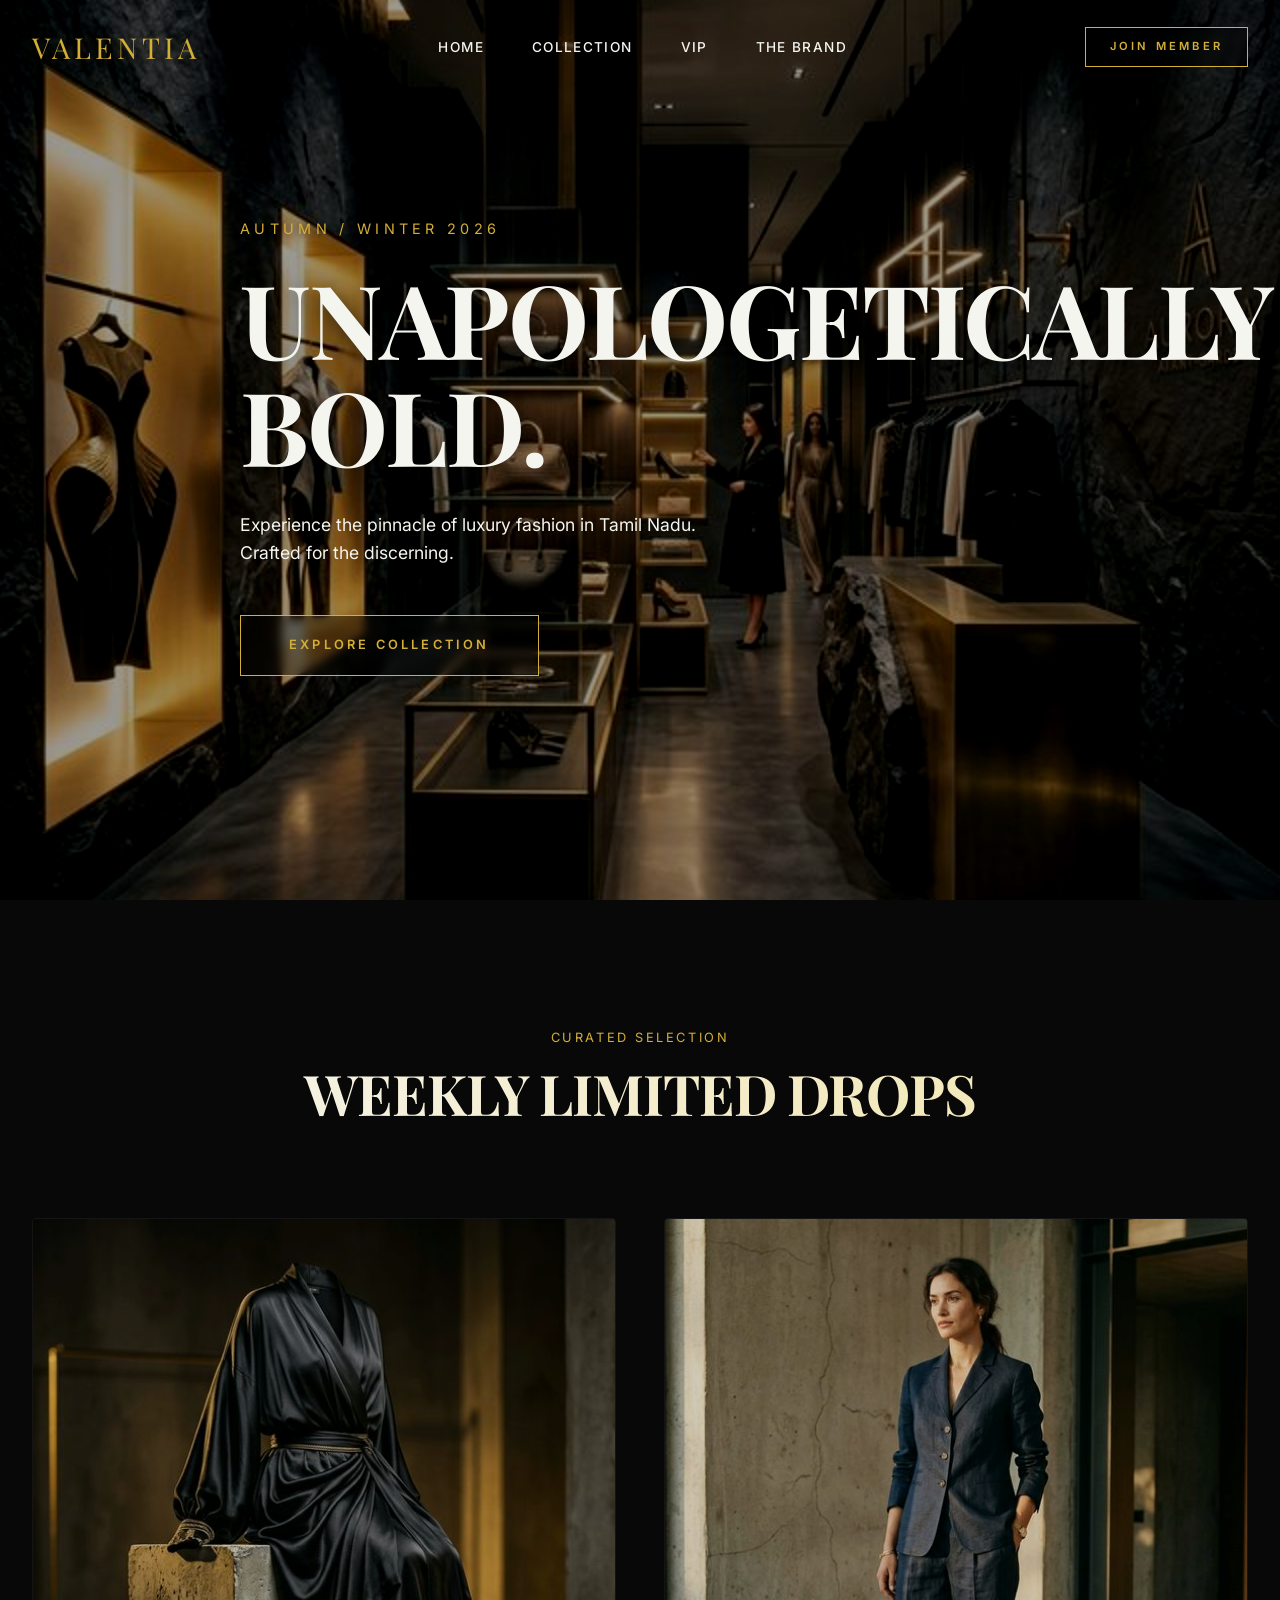
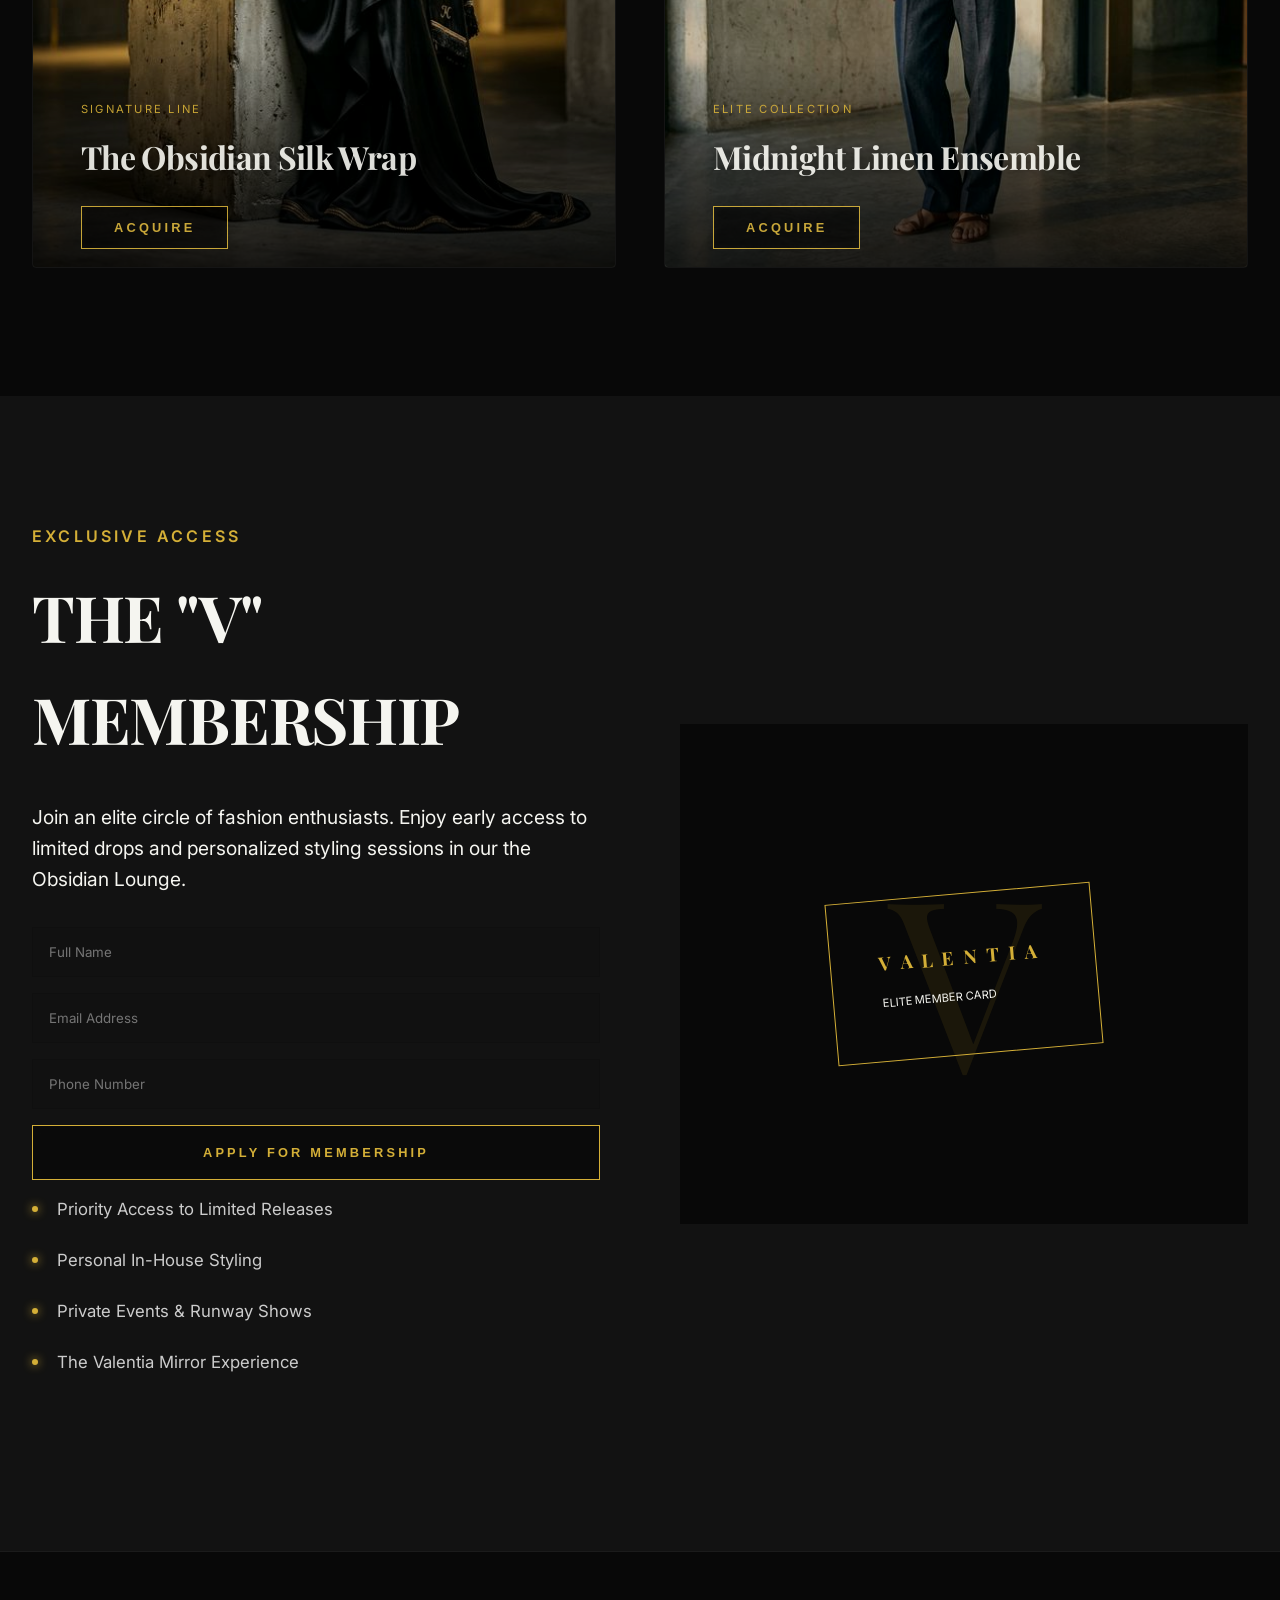
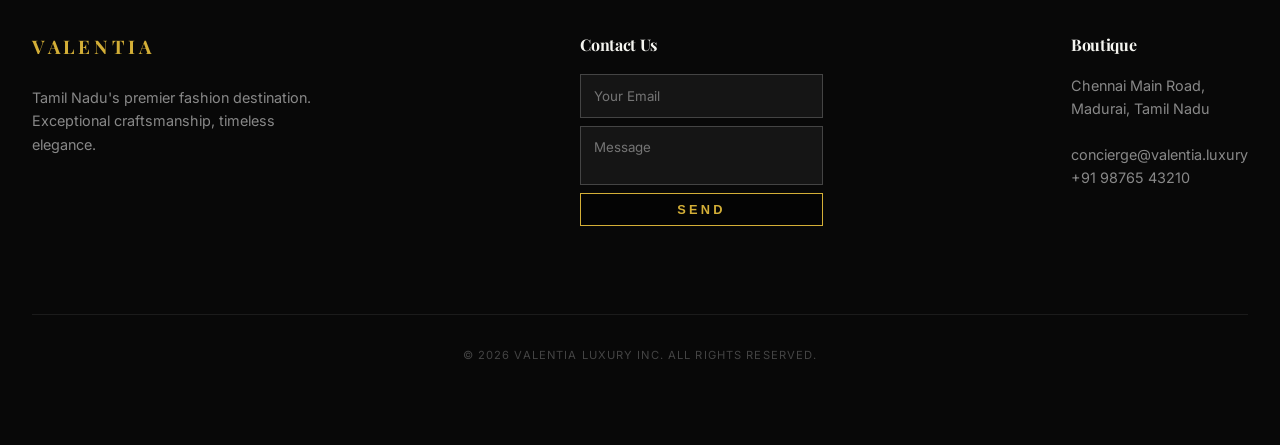
<file: index.html>
<!DOCTYPE html>
<html lang="en">

<head>
    <meta charset="UTF-8">
    <meta name="viewport" content="width=device-width, initial-scale=1.0">
    <meta name="description" content="VALENTIA Boutique - Avant-Garde Minimalist Luxury Fashion in Tamil Nadu.">
    <title>VALENTIA | Unapologetically Bold</title>

    <!-- Fonts -->
    <link rel="preconnect" href="https://fonts.googleapis.com">
    <link rel="preconnect" href="https://fonts.gstatic.com" crossorigin>
    <link
        href="https://fonts.googleapis.com/css2?family=Inter:wght@400;500;600&family=Playfair+Display:wght@700;800;900&display=swap"
        rel="stylesheet">

    <link rel="stylesheet" href="style.css">
</head>

<body>

    <!-- Navigation -->
    <nav id="navbar">
        <div class="container nav-content">
            <a href="#" class="logo">VALENTIA</a>
            <ul class="nav-links">
                <li><a href="#hero">Home</a></li>
                <li><a href="#collection">Collection</a></li>
                <li><a href="#membership">VIP</a></li>
                <li><a href="#about">The Brand</a></li>
            </ul>
            <a href="#membership" class="btn" style="padding: 0.6rem 1.5rem; font-size: 0.7rem;">Join Member</a>
        </div>
    </nav>

    <!-- Hero Section -->
    <section class="hero" id="hero">
        <div class="hero-bg">
            <img src="assets/hero.png" alt="VALENTIA Boutique Interior">
        </div>
        <div class="container">
            <div class="hero-content" id="heroContent">
                <span class="hero-tagline">Autumn / Winter 2026</span>
                <h1>UNAPOLOGETICALLY<br>BOLD.</h1>
                <p style="margin-bottom: 3rem; color: var(--ivory); font-size: 1.1rem; max-width: 500px;">
                    Experience the pinnacle of luxury fashion in Tamil Nadu. Crafted for the discerning.
                </p>
                <div class="hero-btns">
                    <a href="#collection" class="btn">Explore Collection</a>
                </div>
            </div>
        </div>
    </section>

    <!-- Collection Section -->
    <section class="collection" id="collection">
        <div class="container">
            <div class="section-header fade-up">
                <p>Curated Selection</p>
                <h2>WEEKLY LIMITED DROPS</h2>
            </div>

            <div class="collection-grid">
                <div class="item-card fade-up">
                    <img src="assets/collection1.png" alt="Luxury Silk Piece" class="item-image">
                    <div class="item-overlay">
                        <span class="item-brand">Signature Line</span>
                        <h3 class="item-name">The Obsidian Silk Wrap</h3>
                        <button class="btn acquire-btn" data-item="The Obsidian Silk Wrap" style="padding: 0.8rem 2rem;">Acquire</button>
                    </div>
                </div>

                <div class="item-card fade-up" style="transition-delay: 0.2s;">
                    <img src="assets/collection2.png" alt="Linen Collection" class="item-image">
                    <div class="item-overlay">
                        <span class="item-brand">Elite Collection</span>
                        <h3 class="item-name">Midnight Linen Ensemble</h3>
                        <button class="btn acquire-btn" data-item="Midnight Linen Ensemble" style="padding: 0.8rem 2rem;">Acquire</button>
                    </div>
                </div>
            </div>
        </div>
    </section>

    <!-- VIP Section -->
    <section class="vip-section" id="membership">
        <div class="container">
            <div class="vip-content">
                <div class="vip-text fade-up">
                    <p style="color: var(--gold); letter-spacing: 0.2em; font-weight: 600; margin-bottom: 1rem;">
                        EXCLUSIVE ACCESS</p>
                    <h2>THE "V" MEMBERSHIP</h2>
                    <p style="font-size: 1.2rem; margin-bottom: 2rem;">
                        Join an elite circle of fashion enthusiasts. Enjoy early access to limited drops and
                        personalized styling sessions in our the Obsidian Lounge.
                    </p>
                    <form id="membershipForm" class="vip-form"
                        style="display: flex; flex-direction: column; gap: 1rem; margin-bottom: 2rem;">
                        <input type="text" id="memName" placeholder="Full Name" required
                            style="padding: 1rem; background: rgba(0,0,0,0.03); border: 1px solid rgba(0,0,0,0.1); color: var(--obsidian); font-family: var(--font-sans);">
                        <input type="email" id="memEmail" placeholder="Email Address" required
                            style="padding: 1rem; background: rgba(0,0,0,0.03); border: 1px solid rgba(0,0,0,0.1); color: var(--obsidian); font-family: var(--font-sans);">
                        <input type="tel" id="memPhone" placeholder="Phone Number" required
                            style="padding: 1rem; background: rgba(0,0,0,0.03); border: 1px solid rgba(0,0,0,0.1); color: var(--obsidian); font-family: var(--font-sans);">
                        <button type="submit" class="btn btn-dark" id="memSubmitBtn">Apply for Membership</button>
                    </form>
                    <div id="memStatus" style="font-size: 0.9rem; margin-top: -1rem; margin-bottom: 1rem;"></div>
                    <ul class="vip-list">
                        <li>Priority Access to Limited Releases</li>
                        <li>Personal In-House Styling</li>
                        <li>Private Events & Runway Shows</li>
                        <li>The Valentia Mirror Experience</li>
                    </ul>
                </div>
                <div class="vip-visual fade-up" style="transition-delay: 0.3s;">
                    <div
                        style="background: var(--obsidian); height: 500px; display: flex; align-items: center; justify-content: center; position: relative; overflow: hidden;">
                        <span
                            style="font-family: var(--font-serif); font-size: 15rem; color: rgba(197, 160, 33, 0.1);">V</span>
                        <div
                            style="position: absolute; border: 1px solid var(--gold); padding: 3rem; transform: rotate(-5deg);">
                            <h3 style="color: var(--gold); letter-spacing: 0.5em;">VALENTIA</h3>
                            <p style="color: var(--ivory); font-size: 0.7rem; margin-top: 1rem;">ELITE MEMBER CARD</p>
                        </div>
                    </div>
                </div>
            </div>
        </div>
    </section>

    <!-- Footer -->
    <footer style="padding: 5rem 0; background: var(--obsidian); border-top: 1px solid var(--glass-border);">
        <div class="container">
            <div
                style="display: flex; justify-content: space-between; align-items: flex-start; flex-wrap: wrap; gap: 3rem;">
                <div>
                    <h3 style="color: var(--gold); margin-bottom: 1.5rem; letter-spacing: 0.2em;">VALENTIA</h3>
                    <p style="max-width: 300px; font-size: 0.9rem; color: #888;">
                        Tamil Nadu's premier fashion destination. Exceptional craftsmanship, timeless elegance.
                    </p>
                </div>
                <div>
                    <h4 style="margin-bottom: 1rem;">Contact Us</h4>
                    <form id="contactForm" style="display: flex; flex-direction: column; gap: 0.5rem;">
                        <input type="email" id="contactEmail" placeholder="Your Email" required
                            style="padding: 0.8rem; background: rgba(255,255,255,0.05); border: 1px solid #444; color: var(--ivory); font-family: var(--font-sans);">
                        <textarea id="contactMessage" placeholder="Message" required
                            style="padding: 0.8rem; background: rgba(255,255,255,0.05); border: 1px solid #444; color: var(--ivory); font-family: var(--font-sans); resize: none;"></textarea>
                        <button type="submit" class="btn" style="padding: 0.5rem; font-size: 0.8rem;"
                            id="contactSubmitBtn">Send</button>
                    </form>
                    <div id="contactStatus" style="font-size: 0.8rem; margin-top: 0.5rem;"></div>
                </div>
                <div>
                    <h4 style="margin-bottom: 1rem;">Boutique</h4>
                    <p style="color: #888; font-size: 0.9rem;">Chennai Main Road,<br>Madurai, Tamil
                        Nadu<br><br>concierge@valentia.luxury<br>+91 98765 43210</p>
                </div>
            </div>
            <div
                style="margin-top: 5rem; text-align: center; border-top: 1px solid var(--glass-border); padding-top: 2rem;">
                <p style="color: #444; font-size: 0.7rem; text-transform: uppercase; letter-spacing: 0.1em;">
                    © 2026 VALENTIA LUXURY INC. ALL RIGHTS RESERVED.
                </p>
            </div>
        </div>
    </footer>

    <!-- Beautiful Toast Notification Container -->
    <div id="toastContainer" class="toast-container"></div>

    <!-- Purchase Modal -->
    <div id="purchaseModal" class="modal-backdrop">
        <div class="modal-content glass-panel" id="purchaseModalContent">
            <button class="modal-close" id="closeModal">&times;</button>
            <div class="modal-body">
                <p style="color: var(--gold); letter-spacing: 0.2em; font-size: 0.7rem; font-weight: 600; margin-bottom: 0.5rem; text-transform: uppercase;">Private Acquisition</p>
                <h3 id="modalItemName" style="font-size: 2rem; margin-bottom: 1rem;">Item Name</h3>
                <p style="margin-bottom: 2rem; color: #aaa; font-size: 0.95rem;">Secure this highly covetable piece. Our concierge will contact you to finalize the acquisition details and arrange private delivery.</p>
                <form id="purchaseForm" style="display: flex; flex-direction: column; gap: 1rem;">
                    <input type="text" id="purchaserName" placeholder="Full Name" required class="premium-input">
                    <input type="email" id="purchaserEmail" placeholder="Email Address" required class="premium-input">
                    <button type="submit" class="btn" id="purchaseSubmitBtn" style="width: 100%; margin-top: 1rem;">Confirm Interest</button>
                </form>
            </div>
        </div>
    </div>

    <script src="app.js"></script>
</body>

</html>
</file>
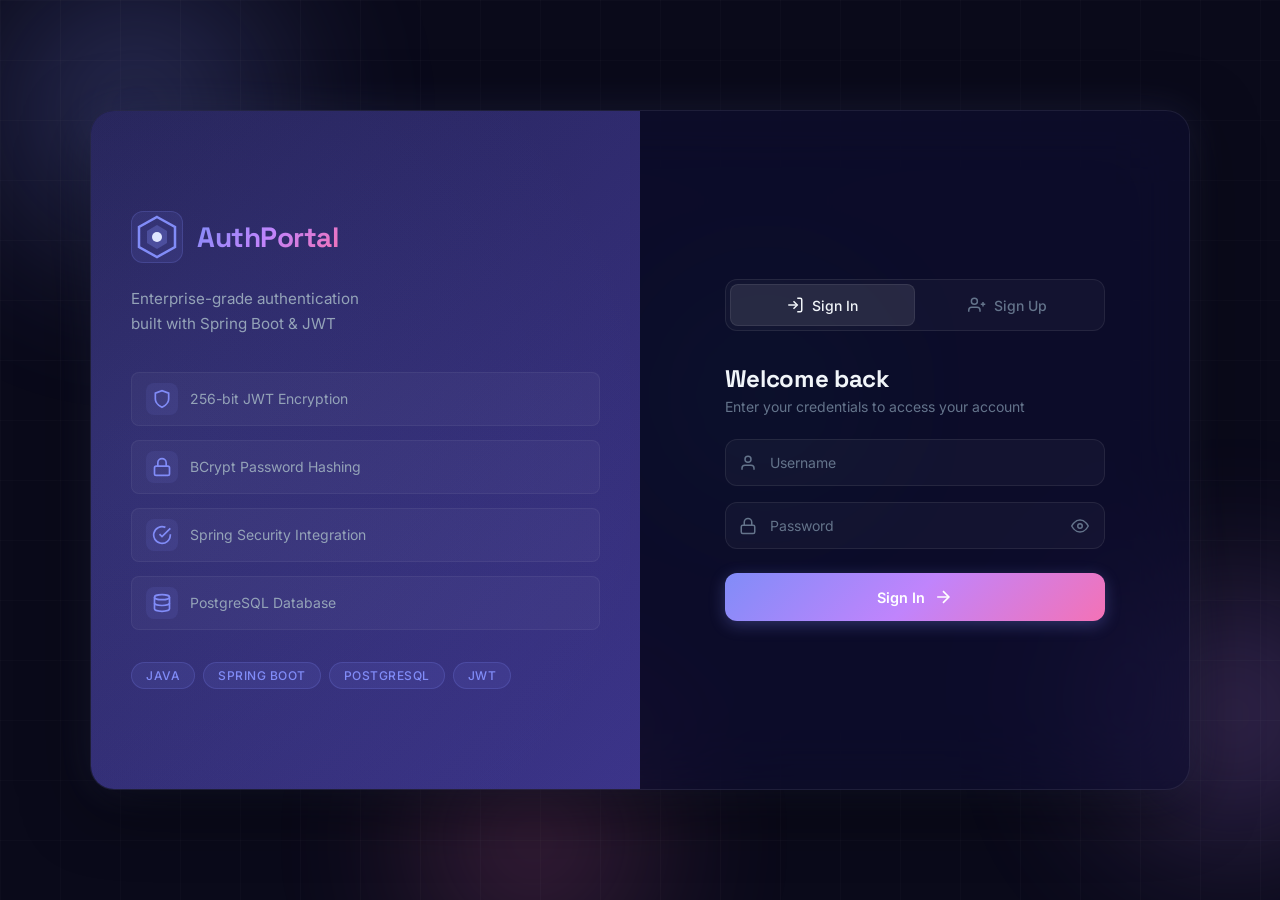
<file: target/classes/static/index.html>
<!DOCTYPE html>
<html lang="en">
<head>
    <meta charset="UTF-8">
    <meta name="viewport" content="width=device-width, initial-scale=1.0">
    <meta name="description" content="Secure Authentication Portal - Login and Signup with JWT security">
    <title>Auth Portal | Secure Login & Signup</title>
    <link rel="preconnect" href="https://fonts.googleapis.com">
    <link rel="preconnect" href="https://fonts.gstatic.com" crossorigin>
    <link href="https://fonts.googleapis.com/css2?family=Inter:wght@300;400;500;600;700;800;900&family=Space+Grotesk:wght@400;500;600;700&display=swap" rel="stylesheet">
    <link rel="stylesheet" href="style.css">
</head>
<body>
    <!-- Animated Background -->
    <div class="bg-animation">
        <div class="orb orb-1"></div>
        <div class="orb orb-2"></div>
        <div class="orb orb-3"></div>
        <div class="orb orb-4"></div>
        <div class="grid-overlay"></div>
    </div>

    <!-- Floating Particles -->
    <div class="particles" id="particles"></div>

    <!-- Main Container -->
    <div class="main-container">
        <!-- Left Panel - Branding -->
        <div class="brand-panel">
            <div class="brand-content">
                <div class="logo-wrapper">
                    <div class="logo-icon">
                        <svg width="48" height="48" viewBox="0 0 48 48" fill="none">
                            <path d="M24 4L42 14V34L24 44L6 34V14L24 4Z" stroke="url(#logoGrad)" stroke-width="2.5" fill="none"/>
                            <path d="M24 12L34 18V30L24 36L14 30V18L24 12Z" fill="url(#logoGrad2)" opacity="0.3"/>
                            <circle cx="24" cy="24" r="5" fill="url(#logoGrad3)"/>
                            <defs>
                                <linearGradient id="logoGrad" x1="6" y1="4" x2="42" y2="44">
                                    <stop stop-color="#818cf8"/>
                                    <stop offset="1" stop-color="#c084fc"/>
                                </linearGradient>
                                <linearGradient id="logoGrad2" x1="14" y1="12" x2="34" y2="36">
                                    <stop stop-color="#818cf8"/>
                                    <stop offset="1" stop-color="#c084fc"/>
                                </linearGradient>
                                <linearGradient id="logoGrad3" x1="19" y1="19" x2="29" y2="29">
                                    <stop stop-color="#e0e7ff"/>
                                    <stop offset="1" stop-color="#c084fc"/>
                                </linearGradient>
                            </defs>
                        </svg>
                    </div>
                    <h1 class="brand-name">AuthPortal</h1>
                </div>
                <p class="brand-tagline">Enterprise-grade authentication<br>built with Spring Boot & JWT</p>
                
                <div class="features-list">
                    <div class="feature-item">
                        <div class="feature-icon">
                            <svg width="20" height="20" viewBox="0 0 24 24" fill="none" stroke="currentColor" stroke-width="2">
                                <path d="M12 22s8-4 8-10V5l-8-3-8 3v7c0 6 8 10 8 10z"/>
                            </svg>
                        </div>
                        <span>256-bit JWT Encryption</span>
                    </div>
                    <div class="feature-item">
                        <div class="feature-icon">
                            <svg width="20" height="20" viewBox="0 0 24 24" fill="none" stroke="currentColor" stroke-width="2">
                                <rect x="3" y="11" width="18" height="11" rx="2" ry="2"/>
                                <path d="M7 11V7a5 5 0 0 1 10 0v4"/>
                            </svg>
                        </div>
                        <span>BCrypt Password Hashing</span>
                    </div>
                    <div class="feature-item">
                        <div class="feature-icon">
                            <svg width="20" height="20" viewBox="0 0 24 24" fill="none" stroke="currentColor" stroke-width="2">
                                <path d="M22 11.08V12a10 10 0 1 1-5.93-9.14"/>
                                <polyline points="22 4 12 14.01 9 11.01"/>
                            </svg>
                        </div>
                        <span>Spring Security Integration</span>
                    </div>
                    <div class="feature-item">
                        <div class="feature-icon">
                            <svg width="20" height="20" viewBox="0 0 24 24" fill="none" stroke="currentColor" stroke-width="2">
                                <ellipse cx="12" cy="5" rx="9" ry="3"/>
                                <path d="M21 12c0 1.66-4 3-9 3s-9-1.34-9-3"/>
                                <path d="M3 5v14c0 1.66 4 3 9 3s9-1.34 9-3V5"/>
                            </svg>
                        </div>
                        <span>PostgreSQL Database</span>
                    </div>
                </div>

                <div class="tech-badges">
                    <span class="badge">Java</span>
                    <span class="badge">Spring Boot</span>
                    <span class="badge">PostgreSQL</span>
                    <span class="badge">JWT</span>
                </div>
            </div>
        </div>

        <!-- Right Panel - Auth Forms -->
        <div class="auth-panel">
            <div class="auth-card" id="authCard">
                <!-- Tab Switcher -->
                <div class="tab-switcher">
                    <button class="tab-btn active" id="loginTab" onclick="switchTab('login')">
                        <svg width="18" height="18" viewBox="0 0 24 24" fill="none" stroke="currentColor" stroke-width="2">
                            <path d="M15 3h4a2 2 0 0 1 2 2v14a2 2 0 0 1-2 2h-4"/>
                            <polyline points="10 17 15 12 10 7"/>
                            <line x1="15" y1="12" x2="3" y2="12"/>
                        </svg>
                        Sign In
                    </button>
                    <button class="tab-btn" id="signupTab" onclick="switchTab('signup')">
                        <svg width="18" height="18" viewBox="0 0 24 24" fill="none" stroke="currentColor" stroke-width="2">
                            <path d="M16 21v-2a4 4 0 0 0-4-4H5a4 4 0 0 0-4 4v2"/>
                            <circle cx="8.5" cy="7" r="4"/>
                            <line x1="20" y1="8" x2="20" y2="14"/>
                            <line x1="23" y1="11" x2="17" y2="11"/>
                        </svg>
                        Sign Up
                    </button>
                    <div class="tab-indicator" id="tabIndicator"></div>
                </div>

                <!-- Login Form -->
                <form class="auth-form active" id="loginForm" onsubmit="handleLogin(event)">
                    <div class="form-header">
                        <h2>Welcome back</h2>
                        <p>Enter your credentials to access your account</p>
                    </div>

                    <div class="input-group">
                        <div class="input-wrapper">
                            <svg class="input-icon" width="18" height="18" viewBox="0 0 24 24" fill="none" stroke="currentColor" stroke-width="2">
                                <path d="M20 21v-2a4 4 0 0 0-4-4H8a4 4 0 0 0-4 4v2"/>
                                <circle cx="12" cy="7" r="4"/>
                            </svg>
                            <input type="text" id="loginUsername" placeholder="Username" required autocomplete="username">
                            <div class="input-border"></div>
                        </div>
                    </div>

                    <div class="input-group">
                        <div class="input-wrapper">
                            <svg class="input-icon" width="18" height="18" viewBox="0 0 24 24" fill="none" stroke="currentColor" stroke-width="2">
                                <rect x="3" y="11" width="18" height="11" rx="2" ry="2"/>
                                <path d="M7 11V7a5 5 0 0 1 10 0v4"/>
                            </svg>
                            <input type="password" id="loginPassword" placeholder="Password" required autocomplete="current-password">
                            <button type="button" class="toggle-password" onclick="togglePassword('loginPassword', this)">
                                <svg width="18" height="18" viewBox="0 0 24 24" fill="none" stroke="currentColor" stroke-width="2">
                                    <path d="M1 12s4-8 11-8 11 8 11 8-4 8-11 8-11-8-11-8z"/>
                                    <circle cx="12" cy="12" r="3"/>
                                </svg>
                            </button>
                            <div class="input-border"></div>
                        </div>
                    </div>

                    <button type="submit" class="submit-btn" id="loginBtn">
                        <span class="btn-text">Sign In</span>
                        <span class="btn-loader">
                            <svg width="20" height="20" viewBox="0 0 24 24">
                                <circle cx="12" cy="12" r="10" stroke="currentColor" stroke-width="3" fill="none" stroke-dasharray="31.4 31.4" stroke-linecap="round"/>
                            </svg>
                        </span>
                        <svg class="btn-arrow" width="20" height="20" viewBox="0 0 24 24" fill="none" stroke="currentColor" stroke-width="2">
                            <line x1="5" y1="12" x2="19" y2="12"/>
                            <polyline points="12 5 19 12 12 19"/>
                        </svg>
                    </button>
                </form>

                <!-- Signup Form -->
                <form class="auth-form" id="signupForm" onsubmit="handleSignup(event)">
                    <div class="form-header">
                        <h2>Create account</h2>
                        <p>Sign up to get started with AuthPortal</p>
                    </div>

                    <div class="input-group">
                        <div class="input-wrapper">
                            <svg class="input-icon" width="18" height="18" viewBox="0 0 24 24" fill="none" stroke="currentColor" stroke-width="2">
                                <path d="M20 21v-2a4 4 0 0 0-4-4H8a4 4 0 0 0-4 4v2"/>
                                <circle cx="12" cy="7" r="4"/>
                            </svg>
                            <input type="text" id="signupUsername" placeholder="Username" required autocomplete="username">
                            <div class="input-border"></div>
                        </div>
                    </div>

                    <div class="input-group">
                        <div class="input-wrapper">
                            <svg class="input-icon" width="18" height="18" viewBox="0 0 24 24" fill="none" stroke="currentColor" stroke-width="2">
                                <path d="M4 4h16c1.1 0 2 .9 2 2v12c0 1.1-.9 2-2 2H4c-1.1 0-2-.9-2-2V6c0-1.1.9-2 2-2z"/>
                                <polyline points="22,6 12,13 2,6"/>
                            </svg>
                            <input type="email" id="signupEmail" placeholder="Email address" required autocomplete="email">
                            <div class="input-border"></div>
                        </div>
                    </div>

                    <div class="input-group">
                        <div class="input-wrapper">
                            <svg class="input-icon" width="18" height="18" viewBox="0 0 24 24" fill="none" stroke="currentColor" stroke-width="2">
                                <rect x="3" y="11" width="18" height="11" rx="2" ry="2"/>
                                <path d="M7 11V7a5 5 0 0 1 10 0v4"/>
                            </svg>
                            <input type="password" id="signupPassword" placeholder="Password" required autocomplete="new-password" minlength="6">
                            <button type="button" class="toggle-password" onclick="togglePassword('signupPassword', this)">
                                <svg width="18" height="18" viewBox="0 0 24 24" fill="none" stroke="currentColor" stroke-width="2">
                                    <path d="M1 12s4-8 11-8 11 8 11 8-4 8-11 8-11-8-11-8z"/>
                                    <circle cx="12" cy="12" r="3"/>
                                </svg>
                            </button>
                            <div class="input-border"></div>
                        </div>
                    </div>

                    <!-- Password Strength -->
                    <div class="password-strength" id="passwordStrength">
                        <div class="strength-bars">
                            <div class="strength-bar"></div>
                            <div class="strength-bar"></div>
                            <div class="strength-bar"></div>
                            <div class="strength-bar"></div>
                        </div>
                        <span class="strength-text" id="strengthText">Password strength</span>
                    </div>

                    <button type="submit" class="submit-btn" id="signupBtn">
                        <span class="btn-text">Create Account</span>
                        <span class="btn-loader">
                            <svg width="20" height="20" viewBox="0 0 24 24">
                                <circle cx="12" cy="12" r="10" stroke="currentColor" stroke-width="3" fill="none" stroke-dasharray="31.4 31.4" stroke-linecap="round"/>
                            </svg>
                        </span>
                        <svg class="btn-arrow" width="20" height="20" viewBox="0 0 24 24" fill="none" stroke="currentColor" stroke-width="2">
                            <line x1="5" y1="12" x2="19" y2="12"/>
                            <polyline points="12 5 19 12 12 19"/>
                        </svg>
                    </button>
                </form>

                <!-- Status Message -->
                <div class="status-message" id="statusMessage">
                    <div class="status-icon"></div>
                    <span class="status-text"></span>
                </div>
            </div>

            <!-- Dashboard (shown after login) -->
            <div class="dashboard-card hidden" id="dashboardCard">
                <div class="dashboard-header">
                    <div class="user-avatar" id="userAvatar">
                        <svg width="28" height="28" viewBox="0 0 24 24" fill="none" stroke="currentColor" stroke-width="2">
                            <path d="M20 21v-2a4 4 0 0 0-4-4H8a4 4 0 0 0-4 4v2"/>
                            <circle cx="12" cy="7" r="4"/>
                        </svg>
                    </div>
                    <div class="user-info">
                        <h3 id="welcomeUser">Welcome!</h3>
                        <p class="user-status">
                            <span class="status-dot"></span>
                            Authenticated
                        </p>
                    </div>
                    <button class="logout-btn" onclick="handleLogout()">
                        <svg width="18" height="18" viewBox="0 0 24 24" fill="none" stroke="currentColor" stroke-width="2">
                            <path d="M9 21H5a2 2 0 0 1-2-2V5a2 2 0 0 1 2-2h4"/>
                            <polyline points="16 17 21 12 16 7"/>
                            <line x1="21" y1="12" x2="9" y2="12"/>
                        </svg>
                        Logout
                    </button>
                </div>

                <div class="token-display">
                    <div class="token-header">
                        <svg width="16" height="16" viewBox="0 0 24 24" fill="none" stroke="currentColor" stroke-width="2">
                            <rect x="3" y="11" width="18" height="11" rx="2" ry="2"/>
                            <path d="M7 11V7a5 5 0 0 1 10 0v4"/>
                        </svg>
                        <span>JWT Token</span>
                        <button class="copy-btn" onclick="copyToken()">
                            <svg width="14" height="14" viewBox="0 0 24 24" fill="none" stroke="currentColor" stroke-width="2">
                                <rect x="9" y="9" width="13" height="13" rx="2" ry="2"/>
                                <path d="M5 15H4a2 2 0 0 1-2-2V4a2 2 0 0 1 2-2h9a2 2 0 0 1 2 2v1"/>
                            </svg>
                            Copy
                        </button>
                    </div>
                    <code class="token-value" id="tokenValue">—</code>
                </div>

                <div class="dashboard-stats">
                    <div class="stat-card">
                        <div class="stat-icon green">
                            <svg width="20" height="20" viewBox="0 0 24 24" fill="none" stroke="currentColor" stroke-width="2">
                                <path d="M12 22s8-4 8-10V5l-8-3-8 3v7c0 6 8 10 8 10z"/>
                            </svg>
                        </div>
                        <div class="stat-info">
                            <span class="stat-label">Security</span>
                            <span class="stat-value">HS256</span>
                        </div>
                    </div>
                    <div class="stat-card">
                        <div class="stat-icon blue">
                            <svg width="20" height="20" viewBox="0 0 24 24" fill="none" stroke="currentColor" stroke-width="2">
                                <circle cx="12" cy="12" r="10"/>
                                <polyline points="12 6 12 12 16 14"/>
                            </svg>
                        </div>
                        <div class="stat-info">
                            <span class="stat-label">Expires</span>
                            <span class="stat-value">24h</span>
                        </div>
                    </div>
                    <div class="stat-card">
                        <div class="stat-icon purple">
                            <svg width="20" height="20" viewBox="0 0 24 24" fill="none" stroke="currentColor" stroke-width="2">
                                <ellipse cx="12" cy="5" rx="9" ry="3"/>
                                <path d="M21 12c0 1.66-4 3-9 3s-9-1.34-9-3"/>
                                <path d="M3 5v14c0 1.66 4 3 9 3s9-1.34 9-3V5"/>
                            </svg>
                        </div>
                        <div class="stat-info">
                            <span class="stat-label">Database</span>
                            <span class="stat-value">PostgreSQL</span>
                        </div>
                    </div>
                </div>
            </div>
        </div>
    </div>

    <script src="app.js"></script>
</body>
</html>
</file>
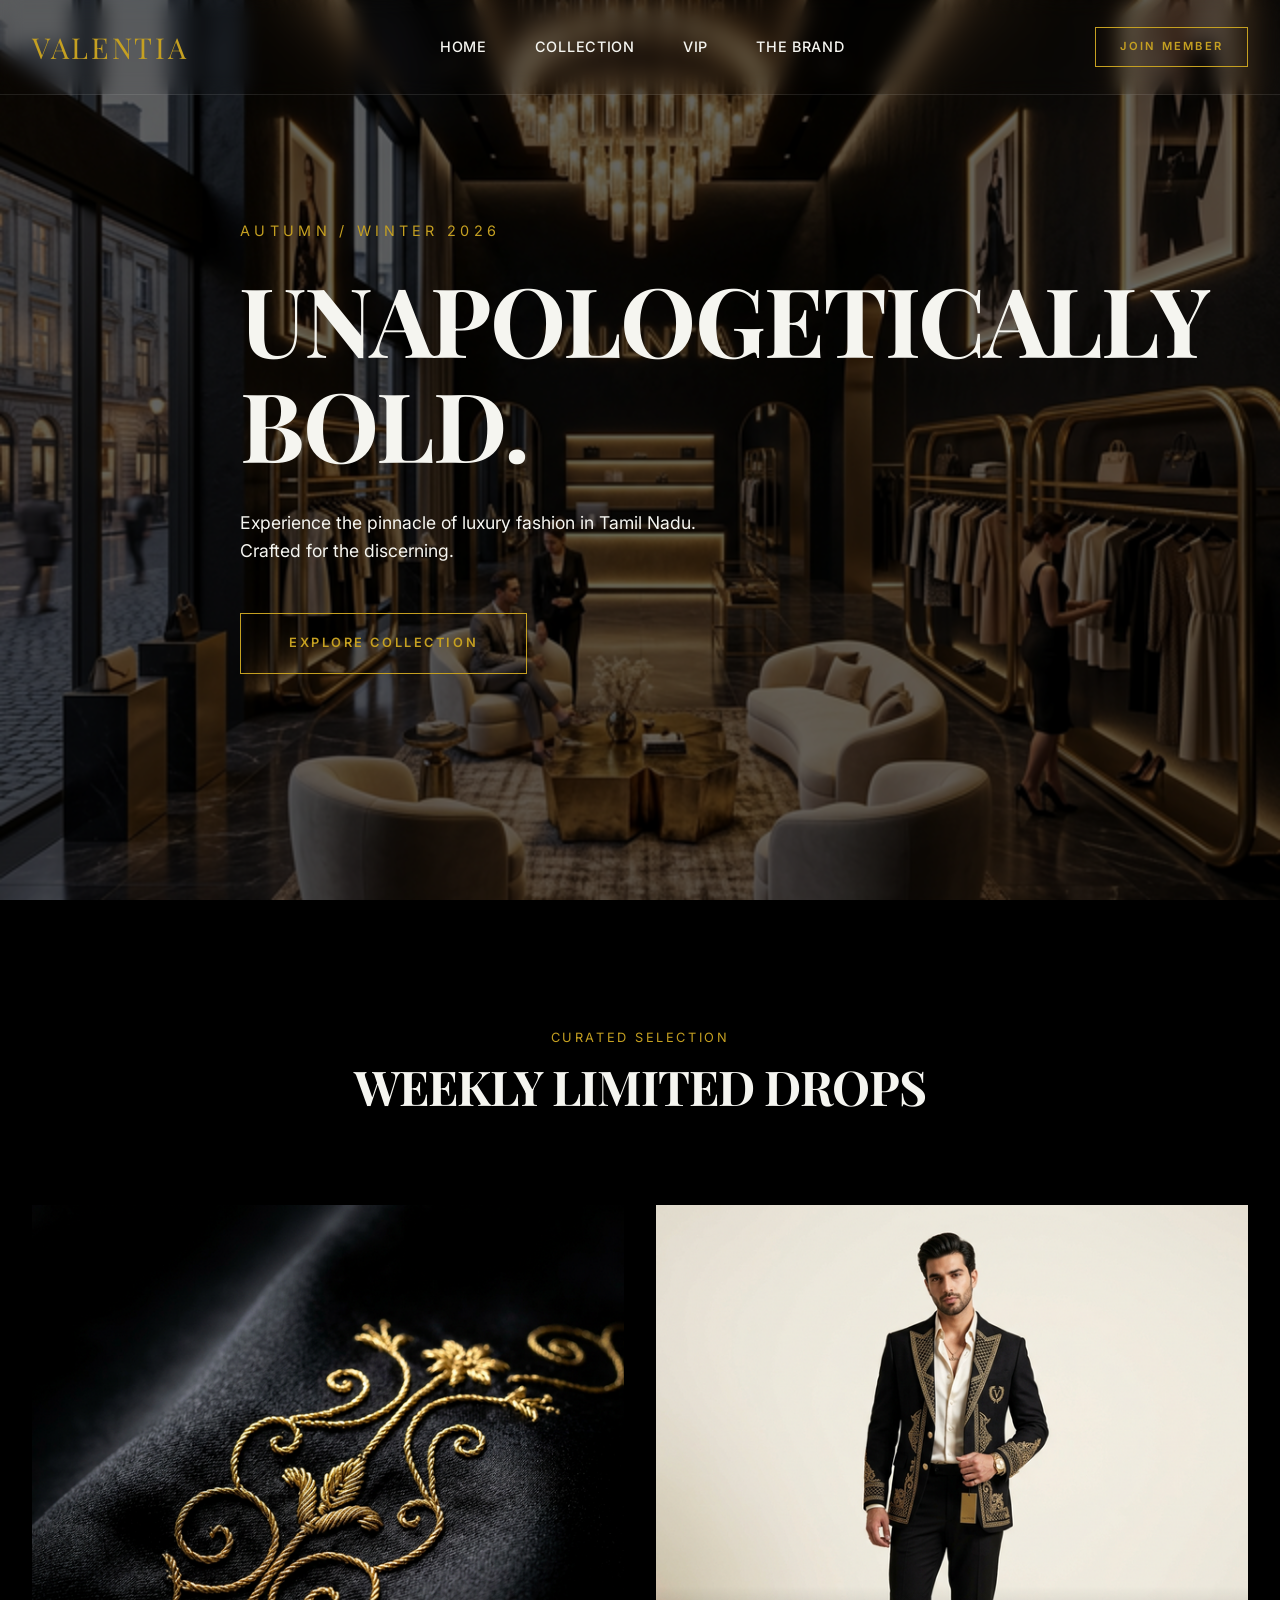
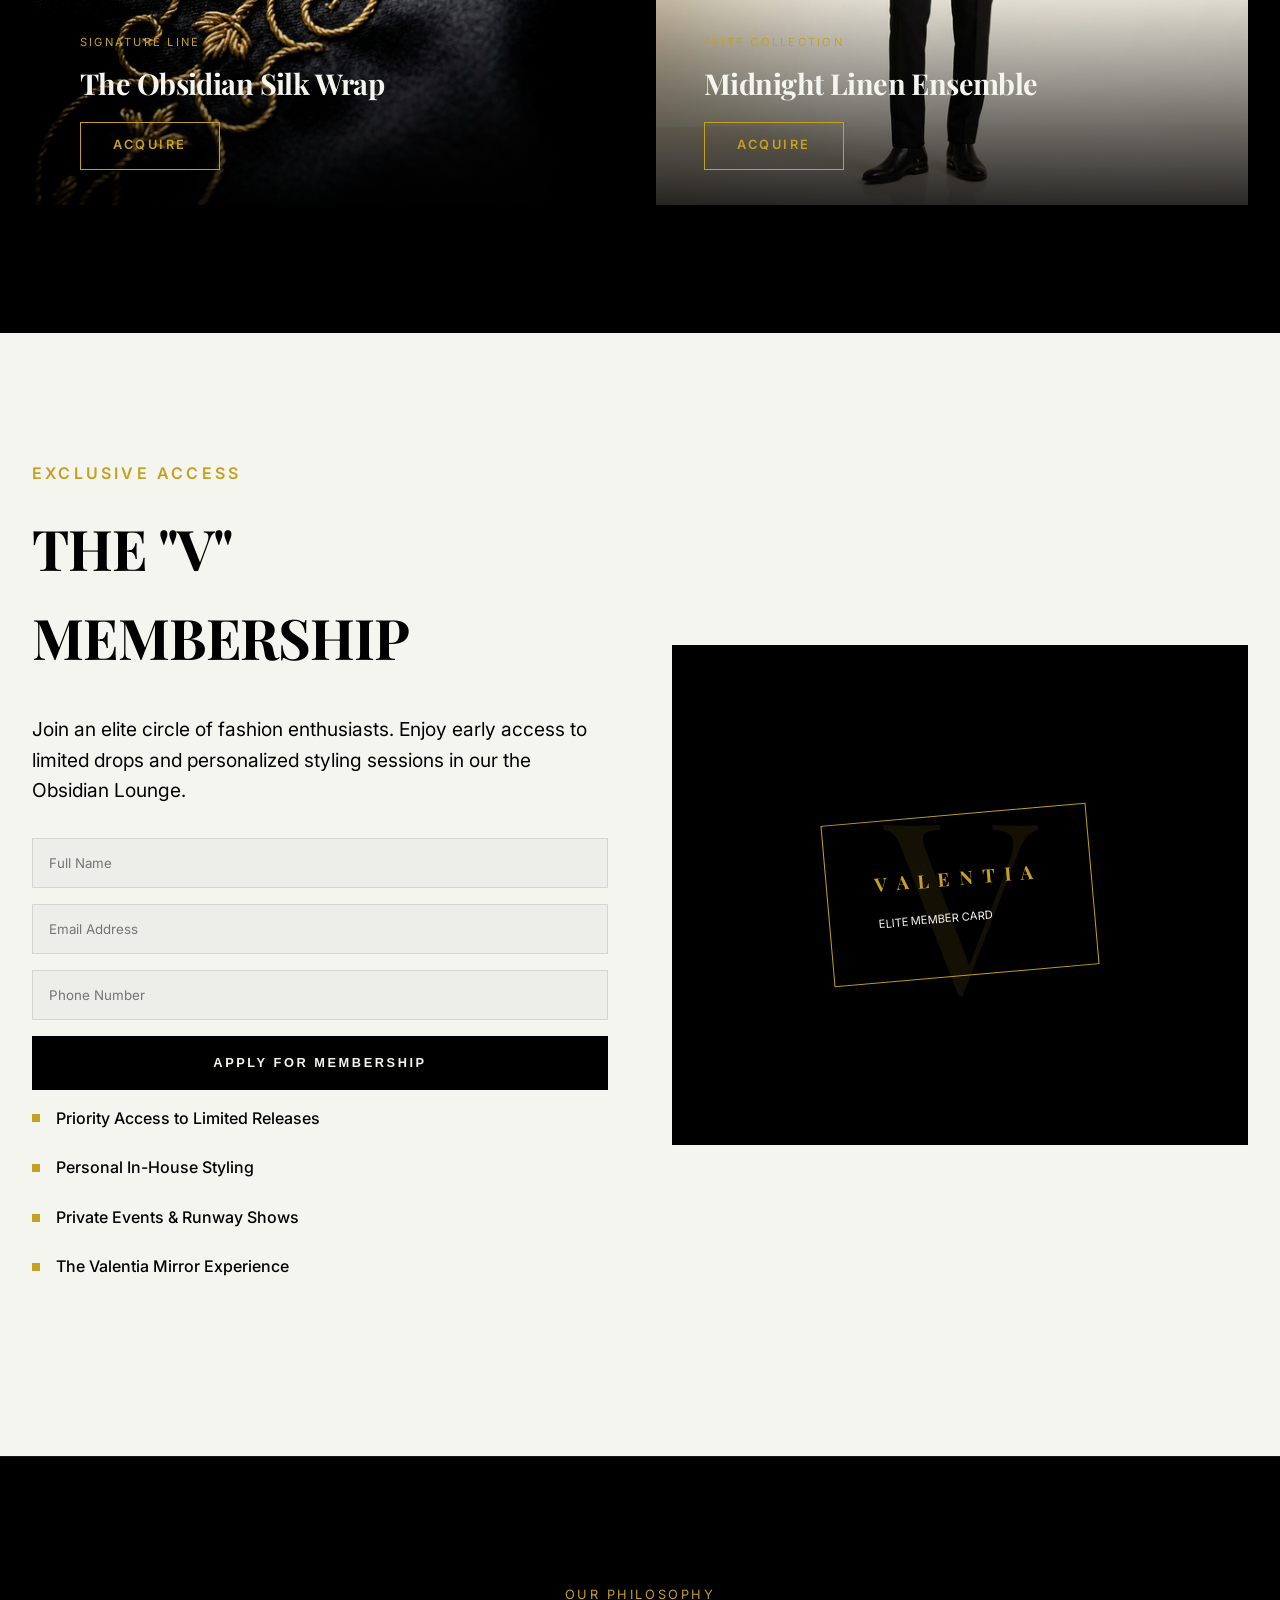
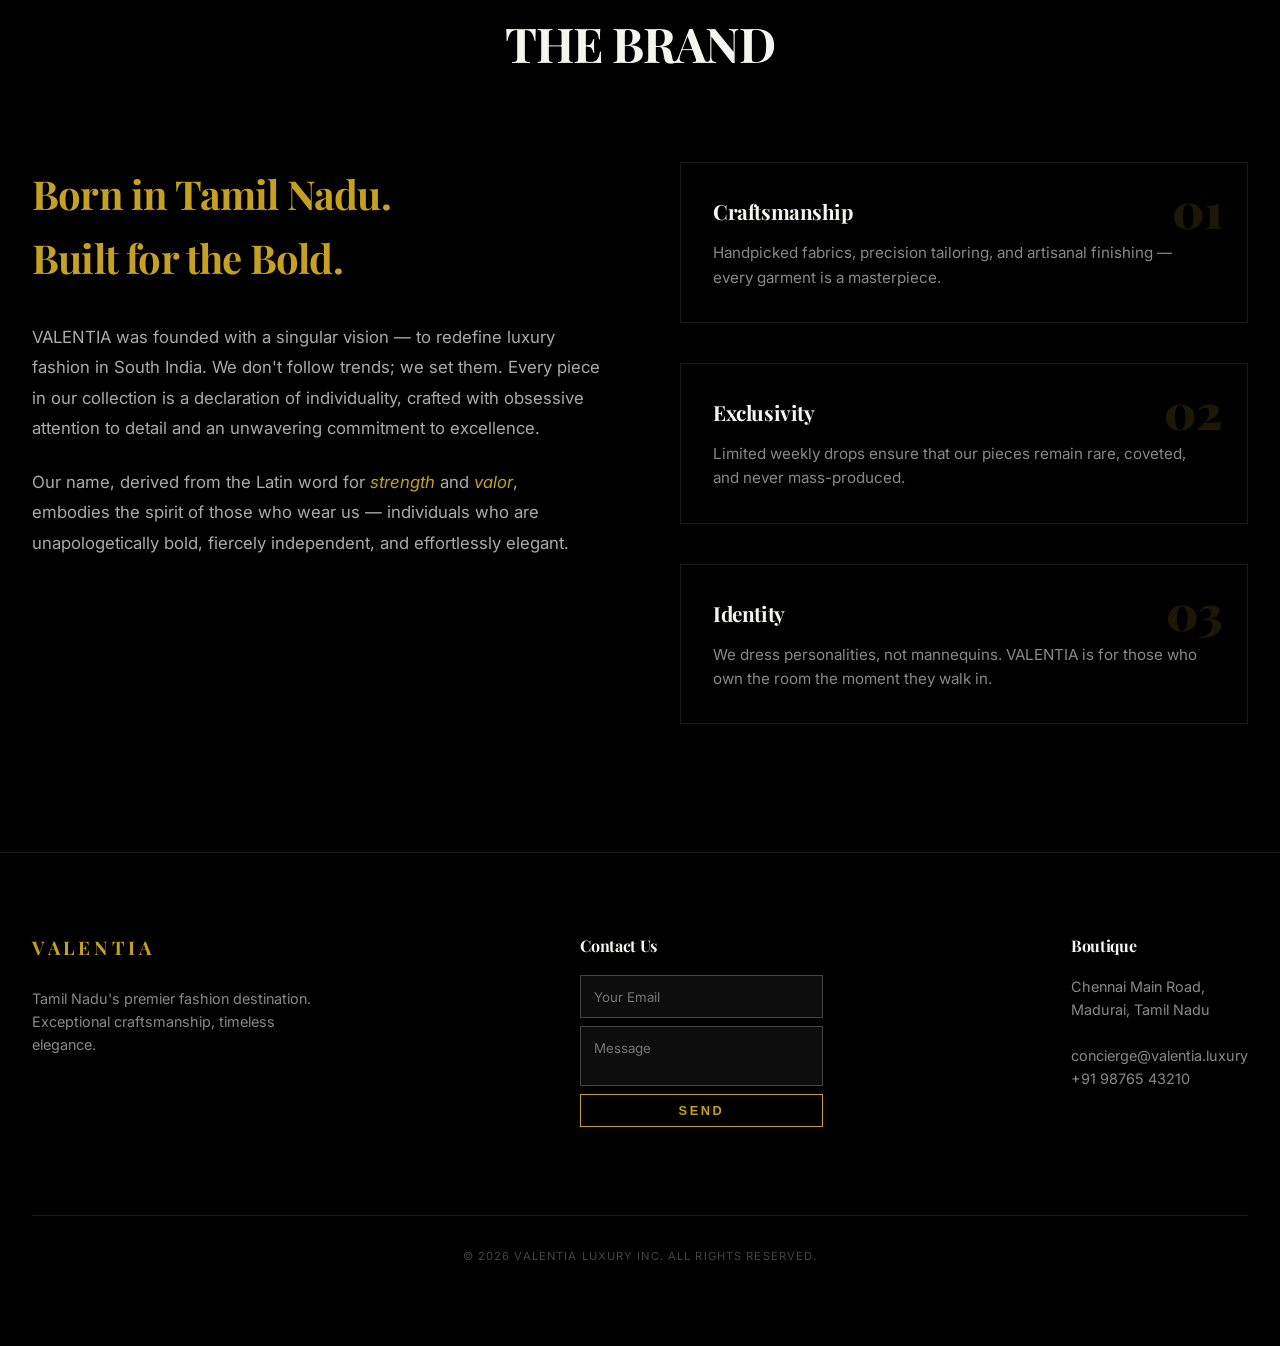
<file: target/classes/static/valentia/index.html>
<!DOCTYPE html>
<html lang="en">

<head>
    <meta charset="UTF-8">
    <meta name="viewport" content="width=device-width, initial-scale=1.0">
    <meta name="description" content="VALENTIA Boutique - Avant-Garde Minimalist Luxury Fashion in Tamil Nadu.">
    <title>VALENTIA | Unapologetically Bold</title>

    <!-- Fonts -->
    <link rel="preconnect" href="https://fonts.googleapis.com">
    <link rel="preconnect" href="https://fonts.gstatic.com" crossorigin>
    <link
        href="https://fonts.googleapis.com/css2?family=Inter:wght@400;500;600&family=Playfair+Display:wght@700;800;900&display=swap"
        rel="stylesheet">

    <link rel="stylesheet" href="style.css">
</head>

<body>

    <!-- Navigation -->
    <nav id="navbar">
        <div class="container nav-content">
            <a href="#" class="logo">VALENTIA</a>
            <ul class="nav-links">
                <li><a href="#hero">Home</a></li>
                <li><a href="#collection">Collection</a></li>
                <li><a href="#membership">VIP</a></li>
                <li><a href="#about">The Brand</a></li>
            </ul>
            <a href="#membership" class="btn" style="padding: 0.6rem 1.5rem; font-size: 0.7rem;">Join Member</a>
        </div>
    </nav>

    <!-- Hero Section -->
    <section class="hero" id="hero">
        <div class="hero-bg">
            <img src="assets/hero.png" alt="VALENTIA Boutique Interior">
        </div>
        <div class="container">
            <div class="hero-content" id="heroContent">
                <span class="hero-tagline">Autumn / Winter 2026</span>
                <h1>UNAPOLOGETICALLY<br>BOLD.</h1>
                <p style="margin-bottom: 3rem; color: var(--ivory); font-size: 1.1rem; max-width: 500px;">
                    Experience the pinnacle of luxury fashion in Tamil Nadu. Crafted for the discerning.
                </p>
                <div class="hero-btns">
                    <a href="#collection" class="btn">Explore Collection</a>
                </div>
            </div>
        </div>
    </section>

    <!-- Collection Section -->
    <section class="collection" id="collection">
        <div class="container">
            <div class="section-header fade-up">
                <p>Curated Selection</p>
                <h2>WEEKLY LIMITED DROPS</h2>
            </div>

            <div class="collection-grid">
                <div class="item-card fade-up">
                    <img src="assets/collection1.png" alt="Luxury Silk Piece" class="item-image">
                    <div class="item-overlay">
                        <span class="item-brand">Signature Line</span>
                        <h3 class="item-name">The Obsidian Silk Wrap</h3>
                        <a href="#" class="btn" style="padding: 0.8rem 2rem;">Acquire</a>
                    </div>
                </div>

                <div class="item-card fade-up" style="transition-delay: 0.2s;">
                    <img src="assets/collection2.png" alt="Linen Collection" class="item-image">
                    <div class="item-overlay">
                        <span class="item-brand">Elite Collection</span>
                        <h3 class="item-name">Midnight Linen Ensemble</h3>
                        <a href="#" class="btn" style="padding: 0.8rem 2rem;">Acquire</a>
                    </div>
                </div>
            </div>
        </div>
    </section>

    <!-- VIP Section -->
    <section class="vip-section" id="membership">
        <div class="container">
            <div class="vip-content">
                <div class="vip-text fade-up">
                    <p style="color: var(--gold); letter-spacing: 0.2em; font-weight: 600; margin-bottom: 1rem;">
                        EXCLUSIVE ACCESS</p>
                    <h2>THE "V" MEMBERSHIP</h2>
                    <p style="font-size: 1.2rem; margin-bottom: 2rem;">
                        Join an elite circle of fashion enthusiasts. Enjoy early access to limited drops and
                        personalized styling sessions in our the Obsidian Lounge.
                    </p>
                    <form id="membershipForm" class="vip-form"
                        style="display: flex; flex-direction: column; gap: 1rem; margin-bottom: 2rem;">
                        <input type="text" id="memName" placeholder="Full Name" required
                            style="padding: 1rem; background: rgba(0,0,0,0.03); border: 1px solid rgba(0,0,0,0.1); color: var(--obsidian); font-family: var(--font-sans);">
                        <input type="email" id="memEmail" placeholder="Email Address" required
                            style="padding: 1rem; background: rgba(0,0,0,0.03); border: 1px solid rgba(0,0,0,0.1); color: var(--obsidian); font-family: var(--font-sans);">
                        <input type="tel" id="memPhone" placeholder="Phone Number" required
                            style="padding: 1rem; background: rgba(0,0,0,0.03); border: 1px solid rgba(0,0,0,0.1); color: var(--obsidian); font-family: var(--font-sans);">
                        <button type="submit" class="btn btn-dark" id="memSubmitBtn">Apply for Membership</button>
                    </form>
                    <div id="memStatus" style="font-size: 0.9rem; margin-top: -1rem; margin-bottom: 1rem;"></div>
                    <ul class="vip-list">
                        <li>Priority Access to Limited Releases</li>
                        <li>Personal In-House Styling</li>
                        <li>Private Events & Runway Shows</li>
                        <li>The Valentia Mirror Experience</li>
                    </ul>
                </div>
                <div class="vip-visual fade-up" style="transition-delay: 0.3s;">
                    <div
                        style="background: var(--obsidian); height: 500px; display: flex; align-items: center; justify-content: center; position: relative; overflow: hidden;">
                        <span
                            style="font-family: var(--font-serif); font-size: 15rem; color: rgba(197, 160, 33, 0.1);">V</span>
                        <div
                            style="position: absolute; border: 1px solid var(--gold); padding: 3rem; transform: rotate(-5deg);">
                            <h3 style="color: var(--gold); letter-spacing: 0.5em;">VALENTIA</h3>
                            <p style="color: var(--ivory); font-size: 0.7rem; margin-top: 1rem;">ELITE MEMBER CARD</p>
                        </div>
                    </div>
                </div>
            </div>
        </div>
    </section>

    <!-- About / The Brand Section -->
    <section class="about-section" id="about">
        <div class="container">
            <div class="section-header fade-up">
                <p>Our Philosophy</p>
                <h2>THE BRAND</h2>
            </div>
            <div class="about-content">
                <div class="about-story fade-up">
                    <h3>Born in Tamil Nadu. <br>Built for the Bold.</h3>
                    <p>VALENTIA was founded with a singular vision — to redefine luxury fashion in South India. We don't
                        follow trends; we set them. Every piece in our collection is a declaration of individuality,
                        crafted with obsessive attention to detail and an unwavering commitment to excellence.</p>
                    <p>Our name, derived from the Latin word for <em>strength</em> and <em>valor</em>, embodies the
                        spirit of those who wear us — individuals who are unapologetically bold, fiercely independent,
                        and effortlessly elegant.</p>
                </div>
                <div class="about-pillars fade-up" style="transition-delay: 0.2s;">
                    <div class="pillar">
                        <span class="pillar-number">01</span>
                        <h4>Craftsmanship</h4>
                        <p>Handpicked fabrics, precision tailoring, and artisanal finishing — every garment is a
                            masterpiece.</p>
                    </div>
                    <div class="pillar">
                        <span class="pillar-number">02</span>
                        <h4>Exclusivity</h4>
                        <p>Limited weekly drops ensure that our pieces remain rare, coveted, and never mass-produced.
                        </p>
                    </div>
                    <div class="pillar">
                        <span class="pillar-number">03</span>
                        <h4>Identity</h4>
                        <p>We dress personalities, not mannequins. VALENTIA is for those who own the room the moment
                            they walk in.</p>
                    </div>
                </div>
            </div>
        </div>
    </section>

    <!-- Footer -->
    <footer style="padding: 5rem 0; background: var(--obsidian); border-top: 1px solid var(--glass-border);">
        <div class="container">
            <div
                style="display: flex; justify-content: space-between; align-items: flex-start; flex-wrap: wrap; gap: 3rem;">
                <div>
                    <h3 style="color: var(--gold); margin-bottom: 1.5rem; letter-spacing: 0.2em;">VALENTIA</h3>
                    <p style="max-width: 300px; font-size: 0.9rem; color: #888;">
                        Tamil Nadu's premier fashion destination. Exceptional craftsmanship, timeless elegance.
                    </p>
                </div>
                <div>
                    <h4 style="margin-bottom: 1rem;">Contact Us</h4>
                    <form id="contactForm" style="display: flex; flex-direction: column; gap: 0.5rem;">
                        <input type="email" id="contactEmail" placeholder="Your Email" required
                            style="padding: 0.8rem; background: rgba(255,255,255,0.05); border: 1px solid #444; color: var(--ivory); font-family: var(--font-sans);">
                        <textarea id="contactMessage" placeholder="Message" required
                            style="padding: 0.8rem; background: rgba(255,255,255,0.05); border: 1px solid #444; color: var(--ivory); font-family: var(--font-sans); resize: none;"></textarea>
                        <button type="submit" class="btn" style="padding: 0.5rem; font-size: 0.8rem;"
                            id="contactSubmitBtn">Send</button>
                    </form>
                    <div id="contactStatus" style="font-size: 0.8rem; margin-top: 0.5rem;"></div>
                </div>
                <div>
                    <h4 style="margin-bottom: 1rem;">Boutique</h4>
                    <p style="color: #888; font-size: 0.9rem;">Chennai Main Road,<br>Madurai, Tamil
                        Nadu<br><br>concierge@valentia.luxury<br>+91 98765 43210</p>
                </div>
            </div>
            <div
                style="margin-top: 5rem; text-align: center; border-top: 1px solid var(--glass-border); padding-top: 2rem;">
                <p style="color: #444; font-size: 0.7rem; text-transform: uppercase; letter-spacing: 0.1em;">
                    © 2026 VALENTIA LUXURY INC. ALL RIGHTS RESERVED.
                </p>
            </div>
        </div>
    </footer>

    <script src="app.js"></script>
</body>

</html>
</file>
<file: style.css>
/* 
   VALENTIA - Ultra Premium Boutique Design System
   Palette: Deep Obsidian (#080808), Lustrous Gold (#D4AF37), Ivory Cream (#F5F5F0)
*/

:root {
    --obsidian: #080808;
    --obsidian-light: #121212;
    --gold: #D4AF37;
    --gold-light: #F3E5AB;
    --gold-glow: rgba(212, 175, 55, 0.2);
    --ivory: #F5F5F0;
    --glass: rgba(18, 18, 18, 0.65);
    --glass-border: rgba(255, 255, 255, 0.08);

    --font-serif: 'Playfair Display', serif;
    --font-sans: 'Inter', sans-serif;

    --transition: cubic-bezier(0.25, 1, 0.5, 1);
}

* {
    margin: 0;
    padding: 0;
    box-sizing: border-box;
    scroll-behavior: smooth;
}

body {
    background-color: var(--obsidian);
    color: var(--ivory);
    font-family: var(--font-sans);
    line-height: 1.6;
    overflow-x: hidden;
}

h1, h2, h3, h4 {
    font-family: var(--font-serif);
    font-weight: 700;
    letter-spacing: -0.02em;
}

/* --- Layout Components --- */
.container {
    max-width: 1400px;
    margin: 0 auto;
    padding: 0 2rem;
}

section {
    padding: 8rem 0;
}

/* --- Glassmorphism Utils --- */
.glass-panel {
    background: var(--glass);
    backdrop-filter: blur(16px);
    -webkit-backdrop-filter: blur(16px);
    border: 1px solid var(--glass-border);
    box-shadow: 0 8px 32px rgba(0, 0, 0, 0.5);
}

/* --- Navigation --- */
nav {
    position: fixed;
    top: 0;
    width: 100%;
    z-index: 1000;
    padding: 1.5rem 0;
    transition: all 0.5s var(--transition);
    border-bottom: 1px solid transparent;
}

nav.scrolled {
    padding: 1rem 0;
    background: rgba(5, 5, 5, 0.85);
    backdrop-filter: blur(20px);
    border-bottom: 1px solid var(--glass-border);
}

.nav-content {
    display: flex;
    justify-content: space-between;
    align-items: center;
}

.logo {
    font-family: var(--font-serif);
    font-size: 1.8rem;
    color: var(--gold);
    text-decoration: none;
    letter-spacing: 0.15em;
    text-transform: uppercase;
    text-shadow: 0 0 20px var(--gold-glow);
}

.nav-links {
    display: flex;
    gap: 3rem;
    list-style: none;
}

.nav-links a {
    color: var(--ivory);
    text-decoration: none;
    font-size: 0.85rem;
    font-weight: 500;
    text-transform: uppercase;
    letter-spacing: 0.1em;
    transition: color 0.3s ease;
    position: relative;
}

.nav-links a::after {
    content: '';
    position: absolute;
    width: 0%;
    height: 1px;
    bottom: -4px;
    left: 0;
    background-color: var(--gold);
    transition: width 0.3s ease;
}

.nav-links a:hover {
    color: var(--gold);
}

.nav-links a:hover::after {
    width: 100%;
}

/* --- Form Inputs --- */
.premium-input {
    width: 100%;
    padding: 1.2rem;
    background: rgba(255, 255, 255, 0.03);
    border: 1px solid var(--glass-border);
    color: var(--ivory);
    font-family: var(--font-sans);
    transition: all 0.3s ease;
    outline: none;
}

.premium-input:focus {
    border-color: var(--gold);
    background: rgba(255, 255, 255, 0.05);
    box-shadow: 0 0 15px var(--gold-glow);
}

.premium-input::placeholder {
    color: rgba(255, 255, 255, 0.3);
}

/* --- Hero Section --- */
.hero {
    height: 100vh;
    display: flex;
    align-items: center;
    position: relative;
    overflow: hidden;
}

.hero-bg {
    position: absolute;
    top: 0;
    left: 0;
    width: 100%;
    height: 100%;
    z-index: -1;
}

.hero-bg img {
    width: 100%;
    height: 100%;
    object-fit: cover;
    filter: brightness(0.6) contrast(1.1);
}

.hero-content {
    max-width: 800px;
    opacity: 0;
    transform: translateY(40px);
    transition: all 1.2s var(--transition);
}

.hero-content.active {
    opacity: 1;
    transform: translateY(0);
}

.hero-tagline {
    color: var(--gold);
    text-transform: uppercase;
    letter-spacing: 0.3em;
    font-size: 0.9rem;
    margin-bottom: 1.5rem;
    display: block;
    text-shadow: 0 0 10px rgba(0,0,0,0.8);
}

.hero h1 {
    font-size: clamp(3.5rem, 8vw, 7rem);
    line-height: 1.05;
    margin-bottom: 2rem;
    text-shadow: 0 4px 20px rgba(0,0,0,0.6);
}

/* --- Buttons --- */
.btn {
    display: inline-block;
    padding: 1.2rem 3rem;
    background: rgba(0,0,0,0.4);
    backdrop-filter: blur(5px);
    border: 1px solid var(--gold);
    color: var(--gold);
    text-decoration: none;
    text-transform: uppercase;
    letter-spacing: 0.2rem;
    font-size: 0.8rem;
    font-weight: 600;
    cursor: pointer;
    position: relative;
    overflow: hidden;
    transition: all 0.4s var(--transition);
}

.btn::before {
    content: '';
    position: absolute;
    top: 0; left: -100%; width: 100%; height: 100%;
    background: linear-gradient(90deg, transparent, rgba(212, 175, 55, 0.2), transparent);
    transition: left 0.5s ease;
}

.btn:hover::before {
    left: 100%;
}

.btn:hover {
    background: var(--gold);
    color: var(--obsidian);
    box-shadow: 0 0 30px var(--gold-glow);
    transform: translateY(-2px);
}

.btn:active {
    transform: translateY(1px);
}

/* --- Collection Grid --- */
.section-header {
    text-align: center;
    margin-bottom: 5rem;
}

.section-header h2 {
    font-size: 3.5rem;
    margin-bottom: 1rem;
    background: linear-gradient(to right, var(--ivory), var(--gold-light));
    -webkit-background-clip: text;
    -webkit-text-fill-color: transparent;
}

.section-header p {
    color: var(--gold);
    text-transform: uppercase;
    letter-spacing: 0.2em;
    font-size: 0.8rem;
}

.collection-grid {
    display: grid;
    grid-template-columns: repeat(auto-fit, minmax(400px, 1fr));
    gap: 3rem;
}

.item-card {
    position: relative;
    height: 650px;
    overflow: hidden;
    border-radius: 4px;
    border: 1px solid rgba(255,255,255,0.05);
}

.item-image {
    width: 100%;
    height: 100%;
    object-fit: cover;
    transition: transform 1.2s var(--transition), filter 0.8s ease;
    filter: brightness(0.85);
}

.item-card:hover .item-image {
    transform: scale(1.08);
    filter: brightness(1.1);
}

.item-overlay {
    position: absolute;
    bottom: 0;
    left: 0;
    width: 100%;
    padding: 3rem;
    background: linear-gradient(to top, rgba(0, 0, 0, 0.95) 0%, rgba(0, 0, 0, 0.6) 50%, transparent 100%);
    transform: translateY(30px);
    transition: all 0.6s var(--transition);
    opacity: 0.9;
}

.item-card:hover .item-overlay {
    transform: translateY(0);
    opacity: 1;
}

.item-brand {
    font-size: 0.7rem;
    text-transform: uppercase;
    letter-spacing: 0.2em;
    color: var(--gold);
    margin-bottom: 0.8rem;
    display: block;
}

.item-name {
    font-size: 2rem;
    margin-bottom: 1.5rem;
    text-shadow: 0 2px 10px rgba(0,0,0,0.5);
}

/* --- VIP Section --- */
.vip-section {
    background: var(--obsidian-light);
    position: relative;
}

.vip-content {
    display: grid;
    grid-template-columns: 1fr 1fr;
    gap: 5rem;
    align-items: center;
}

.vip-text h2 {
    font-size: 4rem;
    margin-bottom: 2rem;
}

.vip-list {
    list-style: none;
    margin-bottom: 3rem;
}

.vip-list li {
    margin-bottom: 1.5rem;
    display: flex;
    align-items: center;
    gap: 1.2rem;
    font-weight: 400;
    color: #ccc;
    font-size: 1.05rem;
}

.vip-list li::before {
    content: '';
    width: 6px;
    height: 6px;
    border-radius: 50%;
    background: var(--gold);
    display: block;
    box-shadow: 0 0 10px var(--gold);
}

/* --- Modals and Toasts --- */

.modal-backdrop {
    position: fixed;
    top: 0; left: 0; width: 100%; height: 100vh;
    background: rgba(0, 0, 0, 0.8);
    backdrop-filter: blur(10px);
    -webkit-backdrop-filter: blur(10px);
    z-index: 9999;
    display: flex;
    align-items: center;
    justify-content: center;
    opacity: 0;
    visibility: hidden;
    transition: all 0.4s ease;
}

.modal-backdrop.show {
    opacity: 1;
    visibility: visible;
}

.modal-content {
    width: 90%;
    max-width: 500px;
    padding: 3rem;
    position: relative;
    border-radius: 4px;
    transform: translateY(30px) scale(0.95);
    transition: all 0.5s var(--transition);
}

.modal-backdrop.show .modal-content {
    transform: translateY(0) scale(1);
}

.modal-close {
    position: absolute;
    top: 1.5rem; right: 1.5rem;
    background: transparent;
    border: none;
    color: var(--ivory);
    font-size: 2rem;
    cursor: pointer;
    line-height: 1;
    transition: color 0.3s ease;
}

.modal-close:hover {
    color: var(--gold);
}

.toast-container {
    position: fixed;
    bottom: 2rem;
    right: 2rem;
    z-index: 10000;
    display: flex;
    flex-direction: column;
    gap: 1rem;
}

.toast {
    background: var(--glass);
    backdrop-filter: blur(16px);
    border: 1px solid var(--glass-border);
    border-left: 4px solid var(--gold);
    color: var(--ivory);
    padding: 1.2rem 2rem;
    border-radius: 4px;
    box-shadow: 0 10px 30px rgba(0,0,0,0.5);
    font-size: 0.95rem;
    transform: translateX(100%);
    opacity: 0;
    animation: slideInToast 0.5s var(--transition) forwards;
}

@keyframes slideInToast {
    to { transform: translateX(0); opacity: 1; }
}

.toast.hiding {
    animation: fadeOutToast 0.4s ease forwards;
}

@keyframes fadeOutToast {
    to { transform: translateY(20px); opacity: 0; }
}

/* --- Animations --- */
.fade-up {
    opacity: 0;
    transform: translateY(40px);
    transition: all 1s var(--transition);
}

.fade-up.visible {
    opacity: 1;
    transform: translateY(0);
}

@media (max-width: 768px) {
    .vip-content { grid-template-columns: 1fr; }
    .hero h1 { font-size: 3.5rem; }
    .nav-links { display: none; }
}
</file>
<file: target/classes/static/style.css>
/* ═══════════════════════════════════════════════════════════ */
/*  DESIGN TOKENS                                             */
/* ═══════════════════════════════════════════════════════════ */
:root {
    /* Colors */
    --bg-primary: #0a0a1a;
    --bg-secondary: #0f0f2e;
    --surface-1: rgba(255, 255, 255, 0.03);
    --surface-2: rgba(255, 255, 255, 0.06);
    --surface-3: rgba(255, 255, 255, 0.09);
    --glass: rgba(15, 15, 46, 0.65);
    --glass-border: rgba(255, 255, 255, 0.08);
    --glass-hover: rgba(255, 255, 255, 0.12);

    /* Accent Palette */
    --accent-1: #818cf8;       /* Indigo */
    --accent-2: #c084fc;       /* Purple */
    --accent-3: #f472b6;       /* Pink */
    --accent-4: #34d399;       /* Emerald */
    --accent-5: #60a5fa;       /* Blue */

    /* Gradients */
    --grad-primary: linear-gradient(135deg, #818cf8 0%, #c084fc 50%, #f472b6 100%);
    --grad-secondary: linear-gradient(135deg, #1e1b4b 0%, #312e81 100%);
    --grad-glow: linear-gradient(135deg, rgba(129,140,248,0.15) 0%, rgba(192,132,252,0.15) 100%);

    /* Text */
    --text-primary: #f1f5f9;
    --text-secondary: #94a3b8;
    --text-muted: #64748b;

    /* Spacing */
    --radius-sm: 8px;
    --radius-md: 12px;
    --radius-lg: 16px;
    --radius-xl: 24px;

    /* Shadows */
    --shadow-sm: 0 2px 8px rgba(0,0,0,0.3);
    --shadow-md: 0 8px 32px rgba(0,0,0,0.4);
    --shadow-lg: 0 16px 64px rgba(0,0,0,0.5);
    --shadow-glow: 0 0 40px rgba(129,140,248,0.15);
}

/* ═══════════════════════════════════════════════════════════ */
/*  RESET & BASE                                              */
/* ═══════════════════════════════════════════════════════════ */
*, *::before, *::after {
    margin: 0;
    padding: 0;
    box-sizing: border-box;
}

html {
    font-size: 16px;
    -webkit-font-smoothing: antialiased;
    -moz-osx-font-smoothing: grayscale;
}

body {
    font-family: 'Inter', -apple-system, BlinkMacSystemFont, sans-serif;
    background: var(--bg-primary);
    color: var(--text-primary);
    min-height: 100vh;
    overflow-x: hidden;
    display: flex;
    align-items: center;
    justify-content: center;
}

/* ═══════════════════════════════════════════════════════════ */
/*  ANIMATED BACKGROUND                                       */
/* ═══════════════════════════════════════════════════════════ */
.bg-animation {
    position: fixed;
    inset: 0;
    z-index: 0;
    overflow: hidden;
}

.orb {
    position: absolute;
    border-radius: 50%;
    filter: blur(80px);
    opacity: 0.4;
    animation: orbFloat 20s ease-in-out infinite;
}

.orb-1 {
    width: 400px;
    height: 400px;
    background: radial-gradient(circle, #818cf8 0%, transparent 70%);
    top: -10%;
    left: -5%;
    animation-delay: 0s;
}

.orb-2 {
    width: 350px;
    height: 350px;
    background: radial-gradient(circle, #c084fc 0%, transparent 70%);
    top: 60%;
    right: -10%;
    animation-delay: -5s;
    animation-duration: 25s;
}

.orb-3 {
    width: 300px;
    height: 300px;
    background: radial-gradient(circle, #f472b6 0%, transparent 70%);
    bottom: -10%;
    left: 30%;
    animation-delay: -10s;
    animation-duration: 22s;
}

.orb-4 {
    width: 250px;
    height: 250px;
    background: radial-gradient(circle, #34d399 0%, transparent 70%);
    top: 30%;
    left: 50%;
    animation-delay: -15s;
    animation-duration: 28s;
    opacity: 0.2;
}

@keyframes orbFloat {
    0%, 100% { transform: translate(0, 0) scale(1); }
    25% { transform: translate(50px, -80px) scale(1.1); }
    50% { transform: translate(-30px, 60px) scale(0.9); }
    75% { transform: translate(70px, 40px) scale(1.05); }
}

.grid-overlay {
    position: absolute;
    inset: 0;
    background-image: 
        linear-gradient(rgba(255,255,255,0.02) 1px, transparent 1px),
        linear-gradient(90deg, rgba(255,255,255,0.02) 1px, transparent 1px);
    background-size: 60px 60px;
    animation: gridShift 30s linear infinite;
}

@keyframes gridShift {
    0% { transform: translate(0, 0); }
    100% { transform: translate(60px, 60px); }
}

/* Particles */
.particles {
    position: fixed;
    inset: 0;
    z-index: 1;
    pointer-events: none;
}

.particle {
    position: absolute;
    width: 3px;
    height: 3px;
    background: var(--accent-1);
    border-radius: 50%;
    animation: particleFloat linear infinite;
    opacity: 0;
}

@keyframes particleFloat {
    0% { opacity: 0; transform: translateY(100vh) scale(0); }
    10% { opacity: 0.6; }
    90% { opacity: 0.6; }
    100% { opacity: 0; transform: translateY(-10vh) scale(1); }
}

/* ═══════════════════════════════════════════════════════════ */
/*  MAIN LAYOUT                                               */
/* ═══════════════════════════════════════════════════════════ */
.main-container {
    position: relative;
    z-index: 10;
    display: grid;
    grid-template-columns: 1fr 1fr;
    max-width: 1100px;
    width: 95%;
    min-height: 680px;
    background: var(--glass);
    backdrop-filter: blur(40px) saturate(150%);
    -webkit-backdrop-filter: blur(40px) saturate(150%);
    border: 1px solid var(--glass-border);
    border-radius: var(--radius-xl);
    overflow: hidden;
    box-shadow: var(--shadow-lg), var(--shadow-glow);
    animation: cardEntrance 0.8s cubic-bezier(0.16, 1, 0.3, 1) forwards;
}

@keyframes cardEntrance {
    from {
        opacity: 0;
        transform: translateY(40px) scale(0.96);
    }
    to {
        opacity: 1;
        transform: translateY(0) scale(1);
    }
}

/* ═══════════════════════════════════════════════════════════ */
/*  BRAND PANEL (LEFT)                                        */
/* ═══════════════════════════════════════════════════════════ */
.brand-panel {
    background: var(--grad-secondary);
    padding: 48px 40px;
    display: flex;
    flex-direction: column;
    justify-content: center;
    position: relative;
    overflow: hidden;
}

.brand-panel::before {
    content: '';
    position: absolute;
    inset: 0;
    background: var(--grad-glow);
    opacity: 0.5;
}

.brand-panel::after {
    content: '';
    position: absolute;
    top: -50%;
    right: -50%;
    width: 200%;
    height: 200%;
    background: radial-gradient(circle at 30% 50%, rgba(129,140,248,0.08) 0%, transparent 50%);
}

.brand-content {
    position: relative;
    z-index: 1;
}

.logo-wrapper {
    display: flex;
    align-items: center;
    gap: 14px;
    margin-bottom: 24px;
}

.logo-icon {
    width: 52px;
    height: 52px;
    display: flex;
    align-items: center;
    justify-content: center;
    background: rgba(129,140,248,0.1);
    border-radius: var(--radius-md);
    border: 1px solid rgba(129,140,248,0.2);
    animation: logoPulse 3s ease-in-out infinite;
}

@keyframes logoPulse {
    0%, 100% { box-shadow: 0 0 0 0 rgba(129,140,248,0.2); }
    50% { box-shadow: 0 0 20px 5px rgba(129,140,248,0.15); }
}

.brand-name {
    font-family: 'Space Grotesk', sans-serif;
    font-size: 1.75rem;
    font-weight: 700;
    background: var(--grad-primary);
    -webkit-background-clip: text;
    -webkit-text-fill-color: transparent;
    background-clip: text;
    letter-spacing: -0.5px;
}

.brand-tagline {
    font-size: 0.95rem;
    color: var(--text-secondary);
    line-height: 1.6;
    margin-bottom: 36px;
}

.features-list {
    display: flex;
    flex-direction: column;
    gap: 14px;
    margin-bottom: 32px;
}

.feature-item {
    display: flex;
    align-items: center;
    gap: 12px;
    padding: 10px 14px;
    background: rgba(255,255,255,0.03);
    border-radius: var(--radius-sm);
    border: 1px solid rgba(255,255,255,0.05);
    transition: all 0.3s ease;
    color: var(--text-secondary);
    font-size: 0.875rem;
}

.feature-item:hover {
    background: rgba(255,255,255,0.06);
    border-color: rgba(129,140,248,0.2);
    color: var(--text-primary);
    transform: translateX(4px);
}

.feature-icon {
    width: 32px;
    height: 32px;
    display: flex;
    align-items: center;
    justify-content: center;
    border-radius: 8px;
    background: rgba(129,140,248,0.1);
    color: var(--accent-1);
    flex-shrink: 0;
}

.tech-badges {
    display: flex;
    gap: 8px;
    flex-wrap: wrap;
}

.badge {
    padding: 5px 14px;
    font-size: 0.75rem;
    font-weight: 500;
    background: rgba(129,140,248,0.1);
    color: var(--accent-1);
    border: 1px solid rgba(129,140,248,0.2);
    border-radius: 999px;
    letter-spacing: 0.5px;
    text-transform: uppercase;
}

/* ═══════════════════════════════════════════════════════════ */
/*  AUTH PANEL (RIGHT)                                        */
/* ═══════════════════════════════════════════════════════════ */
.auth-panel {
    padding: 48px 40px;
    display: flex;
    align-items: center;
    justify-content: center;
}

.auth-card {
    width: 100%;
    max-width: 380px;
}

/* Tab Switcher */
.tab-switcher {
    display: flex;
    background: var(--surface-1);
    border-radius: var(--radius-md);
    padding: 4px;
    position: relative;
    margin-bottom: 32px;
    border: 1px solid var(--glass-border);
}

.tab-btn {
    flex: 1;
    padding: 12px;
    background: none;
    border: none;
    color: var(--text-muted);
    font-family: 'Inter', sans-serif;
    font-size: 0.875rem;
    font-weight: 500;
    cursor: pointer;
    display: flex;
    align-items: center;
    justify-content: center;
    gap: 8px;
    border-radius: var(--radius-sm);
    position: relative;
    z-index: 2;
    transition: color 0.3s ease;
}

.tab-btn.active {
    color: var(--text-primary);
}

.tab-indicator {
    position: absolute;
    top: 4px;
    left: 4px;
    width: calc(50% - 4px);
    height: calc(100% - 8px);
    background: var(--surface-3);
    border-radius: var(--radius-sm);
    transition: transform 0.35s cubic-bezier(0.16, 1, 0.3, 1);
    border: 1px solid rgba(255,255,255,0.08);
}

.tab-indicator.right {
    transform: translateX(100%);
}

/* Form Styles */
.auth-form {
    display: none;
    flex-direction: column;
    gap: 16px;
    animation: formSlide 0.4s cubic-bezier(0.16, 1, 0.3, 1) forwards;
}

.auth-form.active {
    display: flex;
}

@keyframes formSlide {
    from {
        opacity: 0;
        transform: translateX(12px);
    }
    to {
        opacity: 1;
        transform: translateX(0);
    }
}

.form-header h2 {
    font-family: 'Space Grotesk', sans-serif;
    font-size: 1.5rem;
    font-weight: 700;
    margin-bottom: 4px;
    letter-spacing: -0.3px;
}

.form-header p {
    font-size: 0.875rem;
    color: var(--text-muted);
    margin-bottom: 8px;
}

/* Input Styles */
.input-group {
    position: relative;
}

.input-wrapper {
    position: relative;
    display: flex;
    align-items: center;
}

.input-icon {
    position: absolute;
    left: 14px;
    color: var(--text-muted);
    transition: color 0.3s ease;
    pointer-events: none;
    z-index: 1;
}

.input-wrapper input {
    width: 100%;
    padding: 14px 14px 14px 44px;
    background: var(--surface-1);
    border: 1.5px solid var(--glass-border);
    border-radius: var(--radius-md);
    color: var(--text-primary);
    font-family: 'Inter', sans-serif;
    font-size: 0.875rem;
    outline: none;
    transition: all 0.3s ease;
}

.input-wrapper input::placeholder {
    color: var(--text-muted);
}

.input-wrapper input:focus {
    border-color: var(--accent-1);
    background: rgba(129,140,248,0.04);
    box-shadow: 0 0 0 3px rgba(129,140,248,0.1);
}

.input-wrapper input:focus ~ .input-icon,
.input-wrapper:focus-within .input-icon {
    color: var(--accent-1);
}

.toggle-password {
    position: absolute;
    right: 12px;
    background: none;
    border: none;
    color: var(--text-muted);
    cursor: pointer;
    padding: 4px;
    display: flex;
    align-items: center;
    transition: color 0.3s ease;
    z-index: 1;
}

.toggle-password:hover {
    color: var(--text-secondary);
}

/* Password Strength */
.password-strength {
    display: flex;
    align-items: center;
    gap: 10px;
    padding: 0 2px;
    opacity: 0;
    transform: translateY(-4px);
    transition: all 0.3s ease;
}

.password-strength.visible {
    opacity: 1;
    transform: translateY(0);
}

.strength-bars {
    display: flex;
    gap: 4px;
    flex: 1;
}

.strength-bar {
    height: 3px;
    flex: 1;
    background: var(--surface-2);
    border-radius: 3px;
    transition: all 0.4s ease;
}

.strength-bar.active { background: #ef4444; }
.strength-bar.medium { background: #f59e0b; }
.strength-bar.strong { background: #34d399; }

.strength-text {
    font-size: 0.7rem;
    color: var(--text-muted);
    white-space: nowrap;
}

/* Submit Button */
.submit-btn {
    position: relative;
    width: 100%;
    padding: 14px 24px;
    background: var(--grad-primary);
    border: none;
    border-radius: var(--radius-md);
    color: white;
    font-family: 'Inter', sans-serif;
    font-size: 0.9rem;
    font-weight: 600;
    cursor: pointer;
    display: flex;
    align-items: center;
    justify-content: center;
    gap: 8px;
    overflow: hidden;
    margin-top: 8px;
    transition: all 0.4s ease;
    box-shadow: 0 4px 16px rgba(129,140,248,0.3);
}

.submit-btn::before {
    content: '';
    position: absolute;
    inset: 0;
    background: linear-gradient(135deg, rgba(255,255,255,0.15) 0%, transparent 50%);
    opacity: 0;
    transition: opacity 0.3s ease;
}

.submit-btn:hover {
    transform: translateY(-2px);
    box-shadow: 0 8px 28px rgba(129,140,248,0.4);
}

.submit-btn:hover::before {
    opacity: 1;
}

.submit-btn:active {
    transform: translateY(0);
}

.btn-arrow {
    transition: transform 0.3s ease;
}

.submit-btn:hover .btn-arrow {
    transform: translateX(4px);
}

.btn-loader {
    display: none;
    animation: spin 1s linear infinite;
}

.submit-btn.loading .btn-text,
.submit-btn.loading .btn-arrow {
    display: none;
}

.submit-btn.loading .btn-loader {
    display: block;
}

.submit-btn.loading {
    pointer-events: none;
    opacity: 0.8;
}

@keyframes spin {
    to { transform: rotate(360deg); }
}

/* Status Message */
.status-message {
    display: none;
    align-items: center;
    gap: 10px;
    padding: 12px 16px;
    border-radius: var(--radius-md);
    font-size: 0.85rem;
    margin-top: 12px;
    animation: statusSlide 0.4s ease forwards;
}

.status-message.show {
    display: flex;
}

.status-message.success {
    background: rgba(52, 211, 153, 0.1);
    border: 1px solid rgba(52, 211, 153, 0.2);
    color: #34d399;
}

.status-message.error {
    background: rgba(239, 68, 68, 0.1);
    border: 1px solid rgba(239, 68, 68, 0.2);
    color: #ef4444;
}

@keyframes statusSlide {
    from { opacity: 0; transform: translateY(8px); }
    to { opacity: 1; transform: translateY(0); }
}

/* ═══════════════════════════════════════════════════════════ */
/*  DASHBOARD CARD                                            */
/* ═══════════════════════════════════════════════════════════ */
.dashboard-card {
    width: 100%;
    max-width: 380px;
    animation: formSlide 0.5s cubic-bezier(0.16, 1, 0.3, 1) forwards;
}

.dashboard-card.hidden {
    display: none;
}

.dashboard-header {
    display: flex;
    align-items: center;
    gap: 12px;
    margin-bottom: 24px;
}

.user-avatar {
    width: 48px;
    height: 48px;
    border-radius: 50%;
    background: var(--grad-primary);
    display: flex;
    align-items: center;
    justify-content: center;
    color: white;
    flex-shrink: 0;
}

.user-info {
    flex: 1;
}

.user-info h3 {
    font-family: 'Space Grotesk', sans-serif;
    font-size: 1.1rem;
    font-weight: 600;
}

.user-status {
    display: flex;
    align-items: center;
    gap: 6px;
    font-size: 0.8rem;
    color: var(--accent-4);
}

.status-dot {
    width: 6px;
    height: 6px;
    background: var(--accent-4);
    border-radius: 50%;
    animation: dotPulse 2s ease-in-out infinite;
}

@keyframes dotPulse {
    0%, 100% { box-shadow: 0 0 0 0 rgba(52,211,153,0.4); }
    50% { box-shadow: 0 0 0 4px rgba(52,211,153,0); }
}

.logout-btn {
    display: flex;
    align-items: center;
    gap: 6px;
    padding: 8px 14px;
    background: rgba(239, 68, 68, 0.1);
    border: 1px solid rgba(239, 68, 68, 0.2);
    border-radius: var(--radius-sm);
    color: #ef4444;
    font-family: 'Inter', sans-serif;
    font-size: 0.8rem;
    font-weight: 500;
    cursor: pointer;
    transition: all 0.3s ease;
}

.logout-btn:hover {
    background: rgba(239, 68, 68, 0.2);
    transform: translateY(-1px);
}

/* Token Display */
.token-display {
    background: var(--surface-1);
    border: 1px solid var(--glass-border);
    border-radius: var(--radius-md);
    overflow: hidden;
    margin-bottom: 20px;
}

.token-header {
    display: flex;
    align-items: center;
    gap: 8px;
    padding: 10px 14px;
    border-bottom: 1px solid var(--glass-border);
    font-size: 0.8rem;
    color: var(--text-secondary);
}

.copy-btn {
    margin-left: auto;
    display: flex;
    align-items: center;
    gap: 4px;
    padding: 4px 10px;
    background: rgba(129,140,248,0.1);
    border: 1px solid rgba(129,140,248,0.2);
    border-radius: 6px;
    color: var(--accent-1);
    font-family: 'Inter', sans-serif;
    font-size: 0.72rem;
    font-weight: 500;
    cursor: pointer;
    transition: all 0.2s ease;
}

.copy-btn:hover {
    background: rgba(129,140,248,0.2);
}

.token-value {
    display: block;
    padding: 12px 14px;
    font-size: 0.72rem;
    color: var(--accent-2);
    word-break: break-all;
    line-height: 1.5;
    font-family: 'JetBrains Mono', 'Fira Code', monospace;
    max-height: 80px;
    overflow-y: auto;
}

/* Dashboard Stats */
.dashboard-stats {
    display: flex;
    flex-direction: column;
    gap: 10px;
}

.stat-card {
    display: flex;
    align-items: center;
    gap: 12px;
    padding: 12px 14px;
    background: var(--surface-1);
    border: 1px solid var(--glass-border);
    border-radius: var(--radius-md);
    transition: all 0.3s ease;
}

.stat-card:hover {
    background: var(--surface-2);
    transform: translateX(4px);
}

.stat-icon {
    width: 38px;
    height: 38px;
    display: flex;
    align-items: center;
    justify-content: center;
    border-radius: 10px;
    flex-shrink: 0;
}

.stat-icon.green {
    background: rgba(52,211,153,0.1);
    color: var(--accent-4);
}

.stat-icon.blue {
    background: rgba(96,165,250,0.1);
    color: var(--accent-5);
}

.stat-icon.purple {
    background: rgba(192,132,252,0.1);
    color: var(--accent-2);
}

.stat-info {
    display: flex;
    flex-direction: column;
}

.stat-label {
    font-size: 0.72rem;
    color: var(--text-muted);
    text-transform: uppercase;
    letter-spacing: 0.5px;
}

.stat-value {
    font-size: 0.9rem;
    font-weight: 600;
    color: var(--text-primary);
}

/* ═══════════════════════════════════════════════════════════ */
/*  RESPONSIVE                                                */
/* ═══════════════════════════════════════════════════════════ */
@media (max-width: 900px) {
    .main-container {
        grid-template-columns: 1fr;
        max-width: 480px;
        min-height: auto;
    }

    .brand-panel {
        padding: 32px 28px;
    }

    .features-list {
        display: none;
    }

    .auth-panel {
        padding: 28px;
    }
}

@media (max-width: 520px) {
    .main-container {
        width: 100%;
        border-radius: 0;
        min-height: 100vh;
    }

    .brand-panel {
        padding: 24px 20px;
    }

    .auth-panel {
        padding: 20px;
    }

    .brand-name {
        font-size: 1.4rem;
    }

    .tech-badges {
        display: none;
    }
}

/* Scrollbar */
::-webkit-scrollbar {
    width: 4px;
}
::-webkit-scrollbar-track {
    background: transparent;
}
::-webkit-scrollbar-thumb {
    background: var(--surface-3);
    border-radius: 4px;
}
</file>
<file: target/classes/static/valentia/style.css>
/* 
   VALENTIA - Premium Boutique Design System
   Palette: Obsidian Black (#000000), Lustrous Gold (#C5A021), Ivory Cream (#F5F5F0)
*/

:root {
    --obsidian: #000000;
    --gold: #C5A021;
    --gold-light: #D4AF37;
    --gold-glow: rgba(197, 160, 33, 0.3);
    --ivory: #F5F5F0;
    --cream: #FAF9F6;
    --glass: rgba(255, 255, 255, 0.05);
    --glass-border: rgba(255, 255, 255, 0.1);

    --font-serif: 'Playfair Display', serif;
    --font-sans: 'Inter', sans-serif;

    --transition: cubic-bezier(0.4, 0, 0.2, 1);
}

* {
    margin: 0;
    padding: 0;
    box-sizing: border-box;
}

body {
    background-color: var(--obsidian);
    color: var(--ivory);
    font-family: var(--font-sans);
    line-height: 1.6;
    overflow-x: hidden;
}

h1,
h2,
h3,
h4 {
    font-family: var(--font-serif);
    font-weight: 700;
    letter-spacing: -0.02em;
}

/* --- Layout Components --- */

.container {
    max-width: 1400px;
    margin: 0 auto;
    padding: 0 2rem;
}

section {
    padding: 8rem 0;
}

/* --- Navigation --- */

nav {
    position: fixed;
    top: 0;
    width: 100%;
    z-index: 1000;
    backdrop-filter: blur(10px);
    border-bottom: 1px solid var(--glass-border);
    padding: 1.5rem 0;
    transition: all 0.4s var(--transition);
}

nav.scrolled {
    padding: 1rem 0;
    background: rgba(0, 0, 0, 0.8);
}

.nav-content {
    display: flex;
    justify-content: space-between;
    align-items: center;
}

.logo {
    font-family: var(--font-serif);
    font-size: 1.8rem;
    color: var(--gold);
    text-decoration: none;
    letter-spacing: 0.1em;
    text-transform: uppercase;
}

.nav-links {
    display: flex;
    gap: 3rem;
    list-style: none;
}

.nav-links a {
    color: var(--ivory);
    text-decoration: none;
    font-size: 0.9rem;
    font-weight: 500;
    text-transform: uppercase;
    letter-spacing: 0.05em;
    transition: color 0.3s ease;
}

.nav-links a:hover {
    color: var(--gold);
}

/* --- Hero Section --- */

.hero {
    height: 100vh;
    display: flex;
    align-items: center;
    position: relative;
    overflow: hidden;
}

.hero-bg {
    position: absolute;
    top: 0;
    left: 0;
    width: 100%;
    height: 100%;
    z-index: -1;
}

.hero-bg img {
    width: 100%;
    height: 100%;
    object-fit: cover;
    filter: brightness(0.4);
}

.hero-content {
    max-width: 800px;
    opacity: 0;
    transform: translateY(30px);
    transition: all 1s var(--transition);
}

.hero-content.active {
    opacity: 1;
    transform: translateY(0);
}

.hero-tagline {
    color: var(--gold);
    text-transform: uppercase;
    letter-spacing: 0.3em;
    font-size: 0.9rem;
    margin-bottom: 1.5rem;
    display: block;
}

.hero h1 {
    font-size: clamp(3rem, 8vw, 6rem);
    line-height: 1.1;
    margin-bottom: 2rem;
}

.btn {
    display: inline-block;
    padding: 1.2rem 3rem;
    background: transparent;
    border: 1px solid var(--gold);
    color: var(--gold);
    text-decoration: none;
    text-transform: uppercase;
    letter-spacing: 0.2em;
    font-size: 0.8rem;
    font-weight: 600;
    position: relative;
    overflow: hidden;
    transition: all 0.4s var(--transition);
}

.btn:hover {
    background: var(--gold);
    color: var(--obsidian);
    box-shadow: 0 0 30px var(--gold-glow);
}

/* --- Collection Grid --- */

.section-header {
    text-align: center;
    margin-bottom: 5rem;
}

.section-header h2 {
    font-size: 3rem;
    margin-bottom: 1rem;
}

.section-header p {
    color: var(--gold);
    text-transform: uppercase;
    letter-spacing: 0.2em;
    font-size: 0.8rem;
}

.collection-grid {
    display: grid;
    grid-template-columns: repeat(auto-fit, minmax(400px, 1fr));
    gap: 2rem;
}

.item-card {
    position: relative;
    height: 600px;
    overflow: hidden;
    cursor: pointer;
}

.item-image {
    width: 100%;
    height: 100%;
    object-fit: cover;
    transition: transform 0.8s var(--transition);
}

.item-card:hover .item-image {
    transform: scale(1.05);
}

.item-overlay {
    position: absolute;
    bottom: 0;
    left: 0;
    width: 100%;
    padding: 3rem;
    background: linear-gradient(to top, rgba(0, 0, 0, 0.9), transparent);
    transform: translateY(20px);
    transition: all 0.4s var(--transition);
}

.item-card:hover .item-overlay {
    transform: translateY(0);
}

.item-brand {
    font-size: 0.7rem;
    text-transform: uppercase;
    letter-spacing: 0.2em;
    color: var(--gold);
    margin-bottom: 0.5rem;
    display: block;
}

.item-name {
    font-size: 1.8rem;
    margin-bottom: 1rem;
}

/* --- VIP Section --- */

.vip-section {
    background: var(--ivory);
    color: var(--obsidian);
}

.vip-content {
    display: grid;
    grid-template-columns: 1fr 1fr;
    gap: 4rem;
    align-items: center;
}

.vip-text h2 {
    font-size: 3.5rem;
    margin-bottom: 2rem;
}

.vip-list {
    list-style: none;
    margin-bottom: 3rem;
}

.vip-list li {
    margin-bottom: 1.5rem;
    display: flex;
    align-items: center;
    gap: 1rem;
    font-weight: 500;
}

.vip-list li::before {
    content: '';
    width: 8px;
    height: 8px;
    background: var(--gold);
    display: block;
}

.btn-dark {
    background: var(--obsidian);
    border: none;
    color: var(--ivory);
}

.btn-dark:hover {
    background: var(--gold);
    color: var(--obsidian);
}

/* --- About Section --- */

.about-section {
    background: var(--obsidian);
    border-top: 1px solid var(--glass-border);
}

.about-content {
    display: grid;
    grid-template-columns: 1fr 1fr;
    gap: 5rem;
    align-items: start;
}

.about-story h3 {
    font-size: 2.5rem;
    margin-bottom: 2rem;
    color: var(--gold);
}

.about-story p {
    font-size: 1.05rem;
    line-height: 1.8;
    color: #aaa;
    margin-bottom: 1.5rem;
}

.about-story em {
    color: var(--gold);
    font-style: italic;
}

.about-pillars {
    display: flex;
    flex-direction: column;
    gap: 2.5rem;
}

.pillar {
    padding: 2rem;
    border: 1px solid var(--glass-border);
    position: relative;
    transition: all 0.4s var(--transition);
}

.pillar:hover {
    border-color: var(--gold);
    box-shadow: 0 0 20px var(--gold-glow);
}

.pillar-number {
    font-family: var(--font-serif);
    font-size: 3rem;
    color: rgba(197, 160, 33, 0.15);
    font-weight: 900;
    position: absolute;
    top: 0.5rem;
    right: 1.5rem;
}

.pillar h4 {
    font-size: 1.3rem;
    margin-bottom: 0.8rem;
    color: var(--ivory);
}

.pillar p {
    color: #888;
    font-size: 0.95rem;
    line-height: 1.6;
}

/* --- Animations --- */

.fade-up {
    opacity: 0;
    transform: translateY(40px);
    transition: all 0.8s var(--transition);
}

.fade-up.visible {
    opacity: 1;
    transform: translateY(0);
}

@media (max-width: 768px) {
    .vip-content {
        grid-template-columns: 1fr;
    }

    .about-content {
        grid-template-columns: 1fr;
        gap: 3rem;
    }

    .hero h1 {
        font-size: 3.5rem;
    }

    .nav-links {
        display: none;
    }
}
</file>
